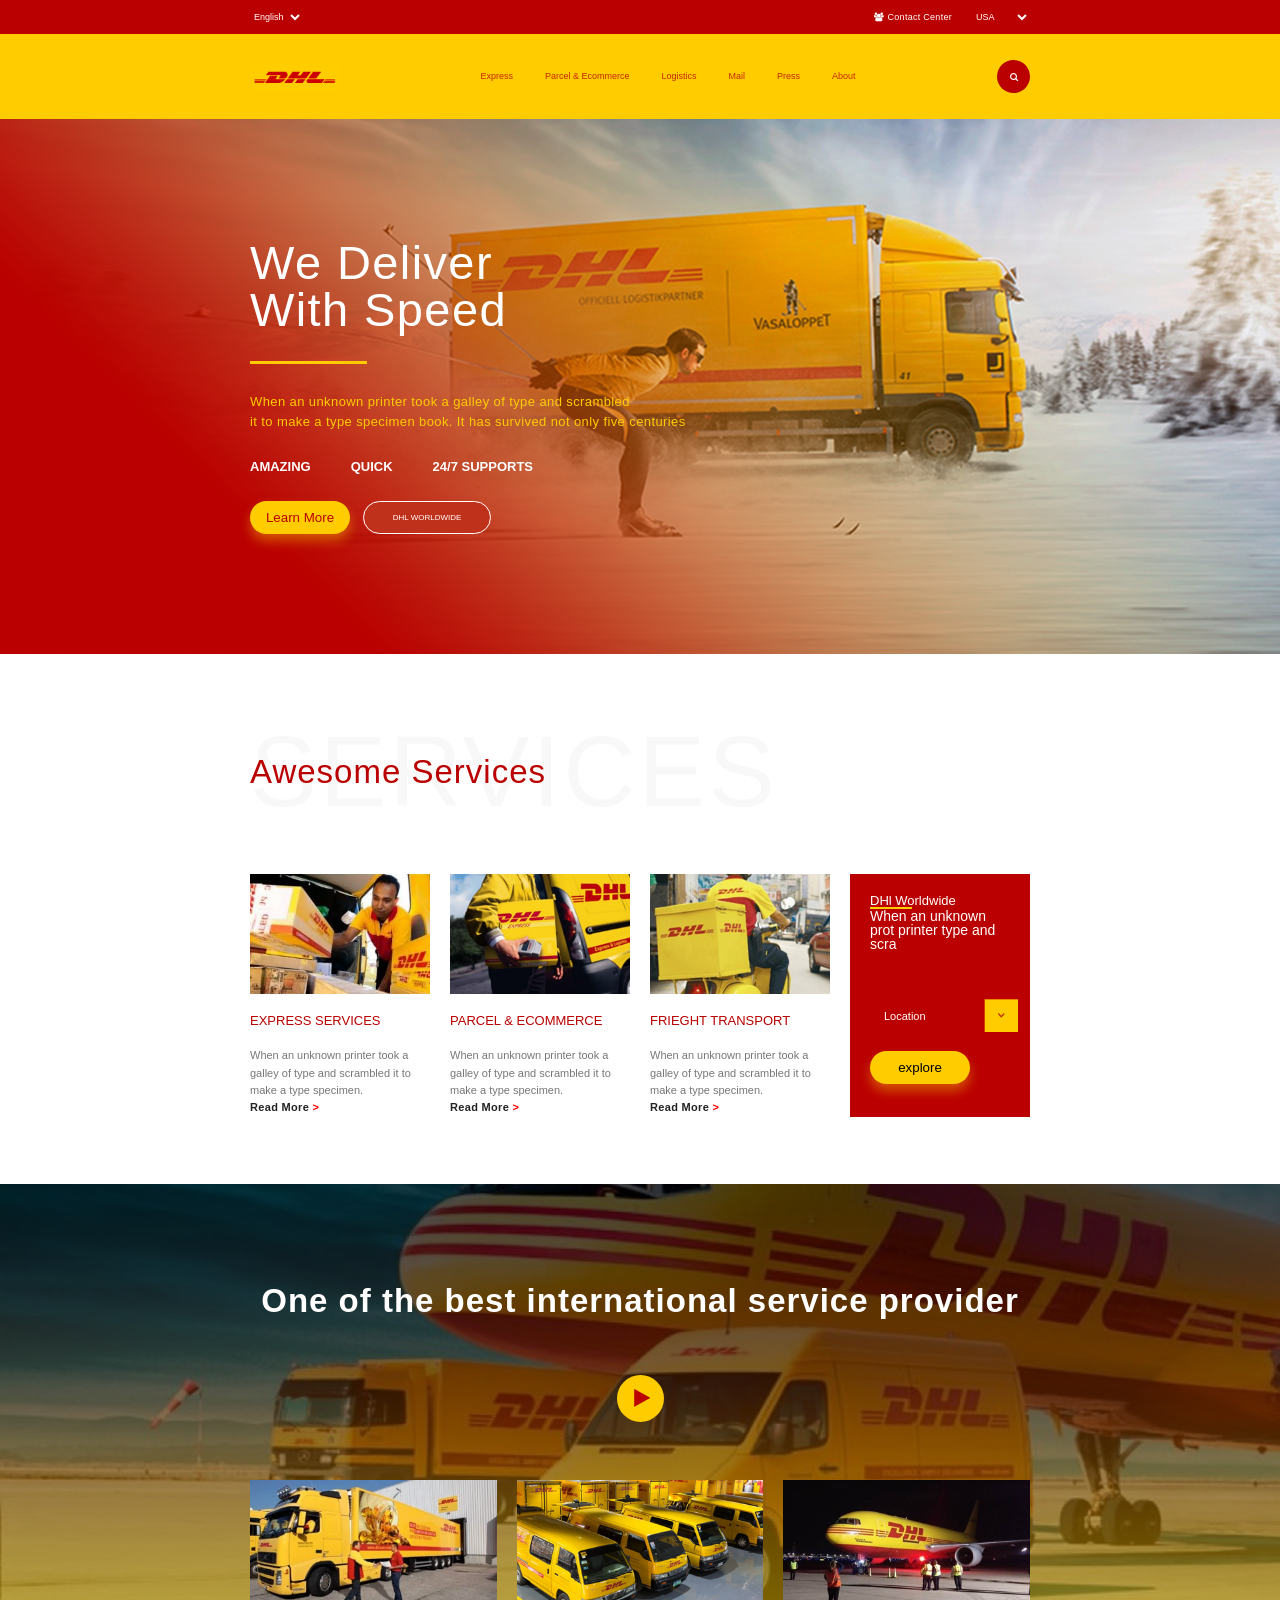
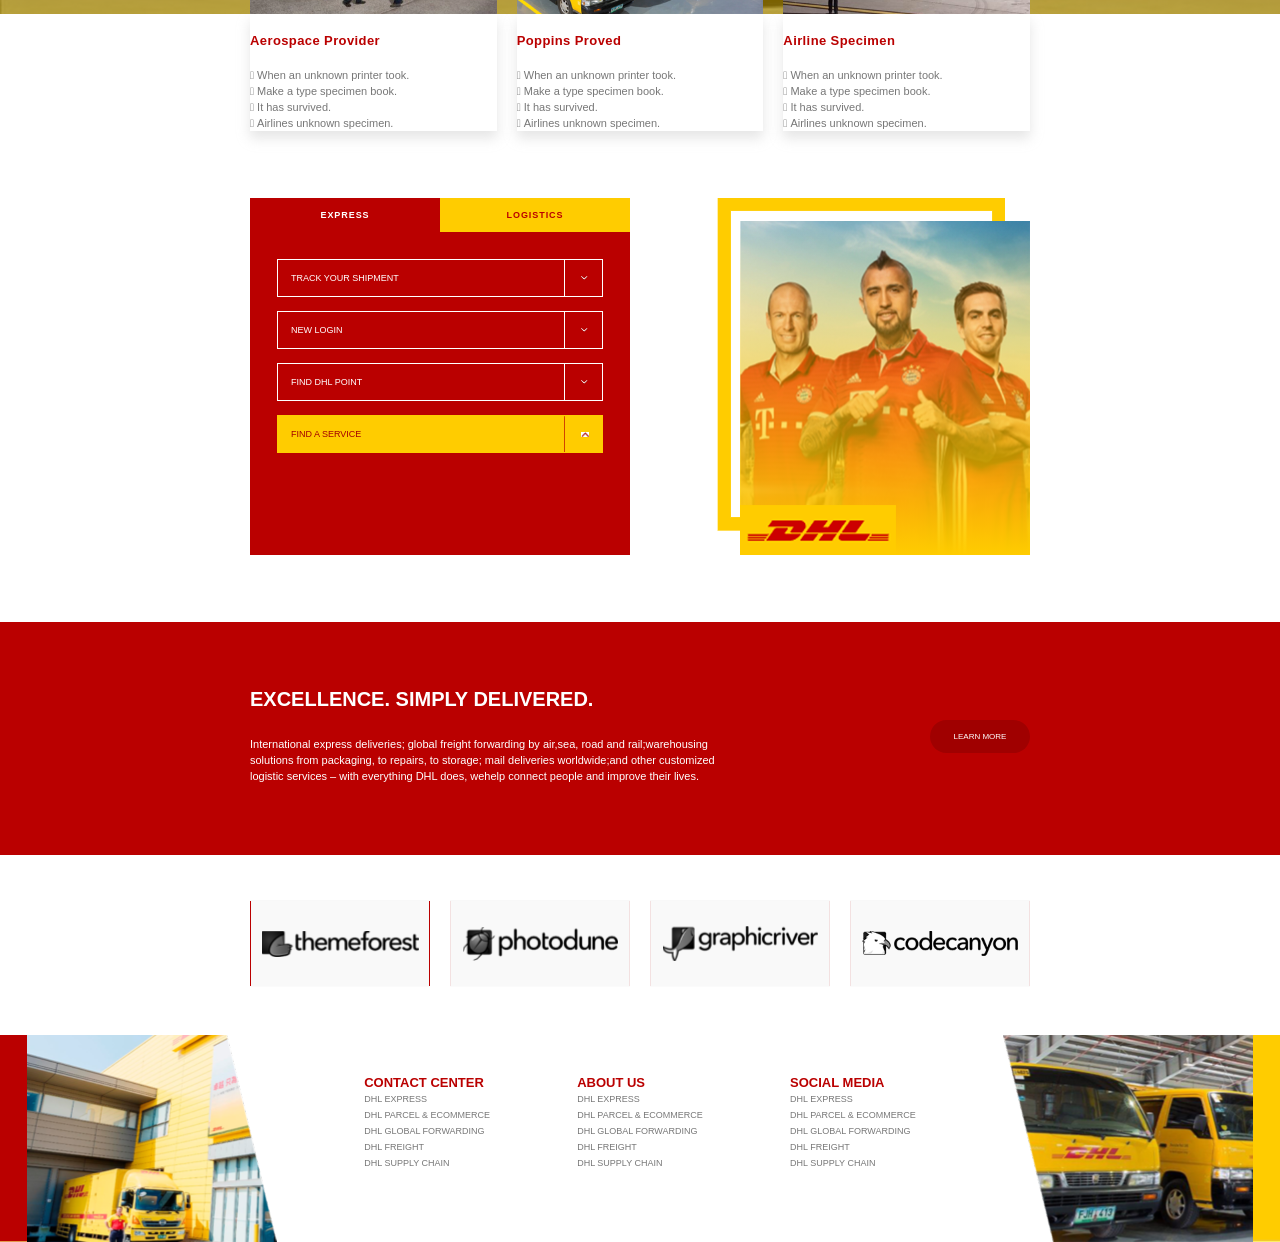
<file: index.html>
<!DOCTYPE html>
<html>
<head>
	<title>delivery</title>
	<link rel="stylesheet" type="text/css" href="style/style.css">
	<link rel="stylesheet" type="text/css" href="style/font-awesome.css">
	<meta charset="utf-8">
	<meta name="viewport" content="width=device-width, initial-scale=1.0, maximum-scale=1.0 , user-scalable=no">
</head>
<body>
<div class="wraper">
	<div class="content">
		<div class="header-menu main-flex">
			<div class="container">
				<div class="header-menu-row">
					<div class="header-menu-select_items languege"	>
						<select name="languege">
							<option selected="">English</option>
							<option>Russian</option>
							<option>Ukraine</option>
						</select>
					</div>
					<div class="contact-center"><p><i class="fa fa-users" aria-hidden="true"></i>Contact Center</p></div>
					<div class="header-menu-select_items country">
						<select>
							<option selected="">USA</option>
							<option>Ukraine</option>
							<option>Germany</option>
						</select>
					</div>
				</div>	
			</div>
		</div>
		<div class="main-menu main-flex">
			<div class="container">
				<div class="main-menu-row">
					<div class="main-menu-logo"><img src="img/navbar/dhl_logo.gif.png"></div>
					<div class="main-menu-item media"><p>Express</p></div>
					<div class="main-menu-item media"><p>Parcel & Ecommerce</p></div>
					<div class="main-menu-item media"><p>Logistics</p></div>
					<div class="main-menu-item media"><p>Mail</p></div>
					<div class="main-menu-item media"><p>Press </p></div>
					<div class="main-menu-item media"><p>About</p></div>
					<div class="main-menu-search">
						<div class="main-menu-search-backround"><p><i class="fa fa-search" aria-hidden="true"></i></p></div></div>
				</div>
			</div>
		</div>
		<div class="slider main-flex" >
			<div class="container">
				<div class="slider-row">
					<div class="slider-title"><h1>We Deliver<br>With Speed</h1></div>
					<div class="slide-titleribbob"></div>
					<div class="slider-text"><p>When an unknown printer took a galley of type and scrambled <br>it to make a type specimen book. It has survived not only five centuries</p></div>
					<div class="slider-advantages">
						<div><p>Amazing </p></div>
						<div><p>Quick</p></div>
						<div><p>24/7 Supports</p></div>
					</div>
					<div class=" slider-battons">
						<div class="slider-button-first"><button>learn more</button></div>
						<div class="slider-button-second"><button>dhl worldwide</button></div>
					</div>
				</div>
			</div>
		</div>
		<div class="services main-flex">
			<div class="container">
				<div class="services-column">
					<div class="services-title">
						<div><p>Services</p></div>
						<div><p>Awesome Services</p></div>
					</div>
					<div class="services-content">
						<div class="services-content-row">
							<div class="services-content-item">
								<div class="services-content-column">
									<div class="services-content-img"><img src="img/service/Layer_2@1.5x.png"></div>
									<div class="services-content-title"><h5>Express Services</h5></div>
									<div class="services-content-body"><p>When an unknown printer took a galley of type and scrambled it to make a type specimen.</p></div>
									<div class="services-content-readmore">Read More <span style="color: red;">&gt</span></div>
								</div>
							</div>
							<div class="services-content-item">
								<div class="services-content-column">
									<div class="services-content-img"><img src="img/service/Layer_4@1.5x.png"></div>
									<div class="services-content-title"><h5>parcel & ecommerce</h5></div>
									<div class="services-content-body"><p>When an unknown printer took a galley of type and scrambled it to make a type specimen.</p></div>
									<div class="services-content-readmore">Read More <span style="color: red;">&gt</span></div>
								</div>
							</div>
							<div class="services-content-item">
								<div class="services-content-column">
									<div class="services-content-img"><img src="img/service/Layer_5@1.5x.png"></div>
									<div class="services-content-title"><h5>frieght transport</h5></div>
									<div class="services-content-body"><p>When an unknown printer took a galley of type and scrambled it to make a type specimen.</p></div>
									<div class="services-content-readmore">Read More <span style="color: red;">&gt</span></div>
								</div>
							</div>
							<div class="services-content-form">
								<div class="form-container">
									<div class="form-column">
										<div class="form-title"><h5>DHl Worldwide</h5></div>
										<div class="form-underline"></div>
										<div class="form-body"><p>When an unknown 	prot printer type and scra</p></div>
										<div class="form-form">
											<form>
												<div><select name="location">
													<option >Location</option>
													<option>ukraine</option>
												</select></div>
												<div><button type="submit">explore</button></div>
											</form>
										</div>
									</div>
								</div>	
							</div>
						</div>
					</div>
				</div>
				
			</div>
		</div>
		<div class="about main-flex">
			<div class="container-about">
				<div class="about-column">
					<div class="about-column-item">
						<div><h2>One of the best international service provider</h2></div>
					</div>
					<div class="about-column-item"><div></div></div>
					<div class="about-column-item">
						<div class="about-container-picter">
							<div class="container">
								<div class="about-picture-row">
									<div class="about-picture-items">
										<div class="item-img">
											<img src="img/about/Layer_7@1.5x.png">
										</div>
									</div>
									<div class="about-picture-items">
										<div class="item-img">
											<img src="img/about/Layer_9@1.5x.png">
										</div>
									</div>
									<div class="about-picture-items">
										<div class="item-img">
											<img src="img/about/Layer_8@1.5x.png">
										</div>
									</div>
								</div>
							</div>
						</div>
					</div>
				</div>
			</div>
		</div>
		<div class="logistic main-flex">
			<div class="container">
				<div class="logistic-column">
					<div class="logistic-text">
						<div class="logistic-text-row">
							<div class="logistic-text-item">
								<div class="logistic-text-title">
									<p>Aerospace Provider</p>
								</div>
								<div class="logistic-text-text">
									<p>  When an unknown printer took.</p>
									<p>  Make a type specimen book.</p>
									<p>  It has survived.</p>
									<p>  Airlines unknown specimen.</p>
								</div>
							</div>
							<div class="logistic-text-item">
								<div class="logistic-text-title">
									<p>Poppins Proved</p>
								</div>
								<div class="logistic-text-text">
									<p>  When an unknown printer took.</p>
									<p>  Make a type specimen book.</p>
									<p>  It has survived.</p>
									<p>  Airlines unknown specimen.</p>
								</div>
							</div>
							<div class="logistic-text-item">
								<div class="logistic-text-title">
									<p>Airline Specimen</p>
								</div>
								<div class="logistic-text-text">
									<p>  When an unknown printer took.</p>
									<p>  Make a type specimen book.</p>
									<p>  It has survived.</p>
									<p>  Airlines unknown specimen.</p>
								</div>
							</div>
						</div>
					</div>
					<div class="logistic-form">
						<div class="container">
						<div class="logistic-form-row">
							<div class="logistic-form-item">
								<div class="logistic-form-container">
									<div class="form-item">
										<div class="form-item-titles">
											<div class="form-title-container">
												<div class="form-item-titles-row">
													<div class="form-item-titles"><p>express</p></div>
													<div class="form-item-titles"><p>logistics</p></div>
												</div>
											</div>
										</div>
										<div class="form-select">
											<select>
												<option>Track your shipment</option>
												<option></option>
											</select>
										</div>
										<div class="form-select">
											<select>
												<option>New login</option>
												<option></option>
											</select>
										</div>
										<div class="form-select">
											<select>
												<option>Find Dhl point</option>
												<option></option>
											</select>
										</div>
										<div class="form-select find-service">
											<select>
												<option>find a service</option>
												<option></option>
											</select>
										</div>
									</div>
								</div>
							</div>
							<div class="logistic-form-item-foto">
								<div class="logistic-form-container">
									<div class="background-form-item">
										<div class="item-image"></div>
									</div>
								</div>
							</div>
						</div>
					</div>
				</div>
				</div>
			</div>
		</div>
		<div class="features">
			<div class="container">
				<div class="features-row">
					<div class="features-row-item feture-first">
						<div class="inside-container">
							<div class="features-colunm-item ">
								<div class="column-item-text fetures-title"><p>Excellence. Simply delivered.</p></div>
								<div class="column-item-text fetures-text"><p>International express deliveries; global freight forwarding by air,sea, road and rail;warehousing solutions from packaging, to repairs, to storage; mail deliveries worldwide;and other customized logistic services – with everything DHL does, wehelp connect people and improve their lives.</p>
								</div>
							</div>
						</div>
					</div>
					<div class="features-row-item feture-second">
						<div><button>learn more</button></div>
					</div>
				</div>
			</div>
		</div>
		<DIV class="client">
			<div class="container">
				<div class="client-row">
					<div class="client-item">
						<img src="img/client/1.png">
					</div>
					<div class="client-item">
						<img src="img/client/2.png">
					</div>
					<div class="client-item">
						<img src="img/client/3.png">
					</div>
					<div class="client-item">
						<img src="img/client/4.png">
					</div>
				</div>
			</div>
		</DIV>
		<div class="footer">
			<div class="container-footer">
				<div class="footer-row">
					<div class="footer-row-item footer-img">
						<div><img src="img/footer/Layer_10.png"></div>
					</div>
					<div class="footer-row-item-text">
						<div class="footer-column">
							<div class="footer-column-item-title"><p>Contact Center</p></div>
							<div class="footer-column-item-text">
								<p> DHL Express</p>
								<p> DHL Parcel & eCommerce</p>
								<p> DHL Global Forwarding</p>
								<p> DHL Freight</p>
								<p> DHL Supply Chain</p>
							</div>
						</div>
					</div>
					<div class="footer-row-item-text">
						<div class="footer-column">
							<div class="footer-column-item-title"><p>About Us</p></div>
							<div class="footer-column-item-text">
								<p>DHL Express</p>
								<p> DHL Parcel & eCommerce</p>
								<p> DHL Global Forwarding</p>
								<p> DHL Freight</p>
								<p> DHL Supply Chain</p>
							</div>
						</div>
					</div>
					<div class="footer-row-item-text">
						<div class="footer-column">
							<div class="footer-column-item-title"><p>Social Media</p></div>
							<div class="footer-column-item-text">
								<p> DHL Express</p>
								<p> DHL Parcel & eCommerce</p>
								<p> DHL Global Forwarding</p>
								<p> DHL Freight</p>
								<p> DHL Supply Chain</p>
							</div>
						</div>
					</div>
					<div class="footer-row-item footer-img">
						<div><img src="img/footer/Layer_11.png"></div>
					</div>
				</div>
			</div>
		</div>
	</div>
</div>

</body>
</html>
</file>
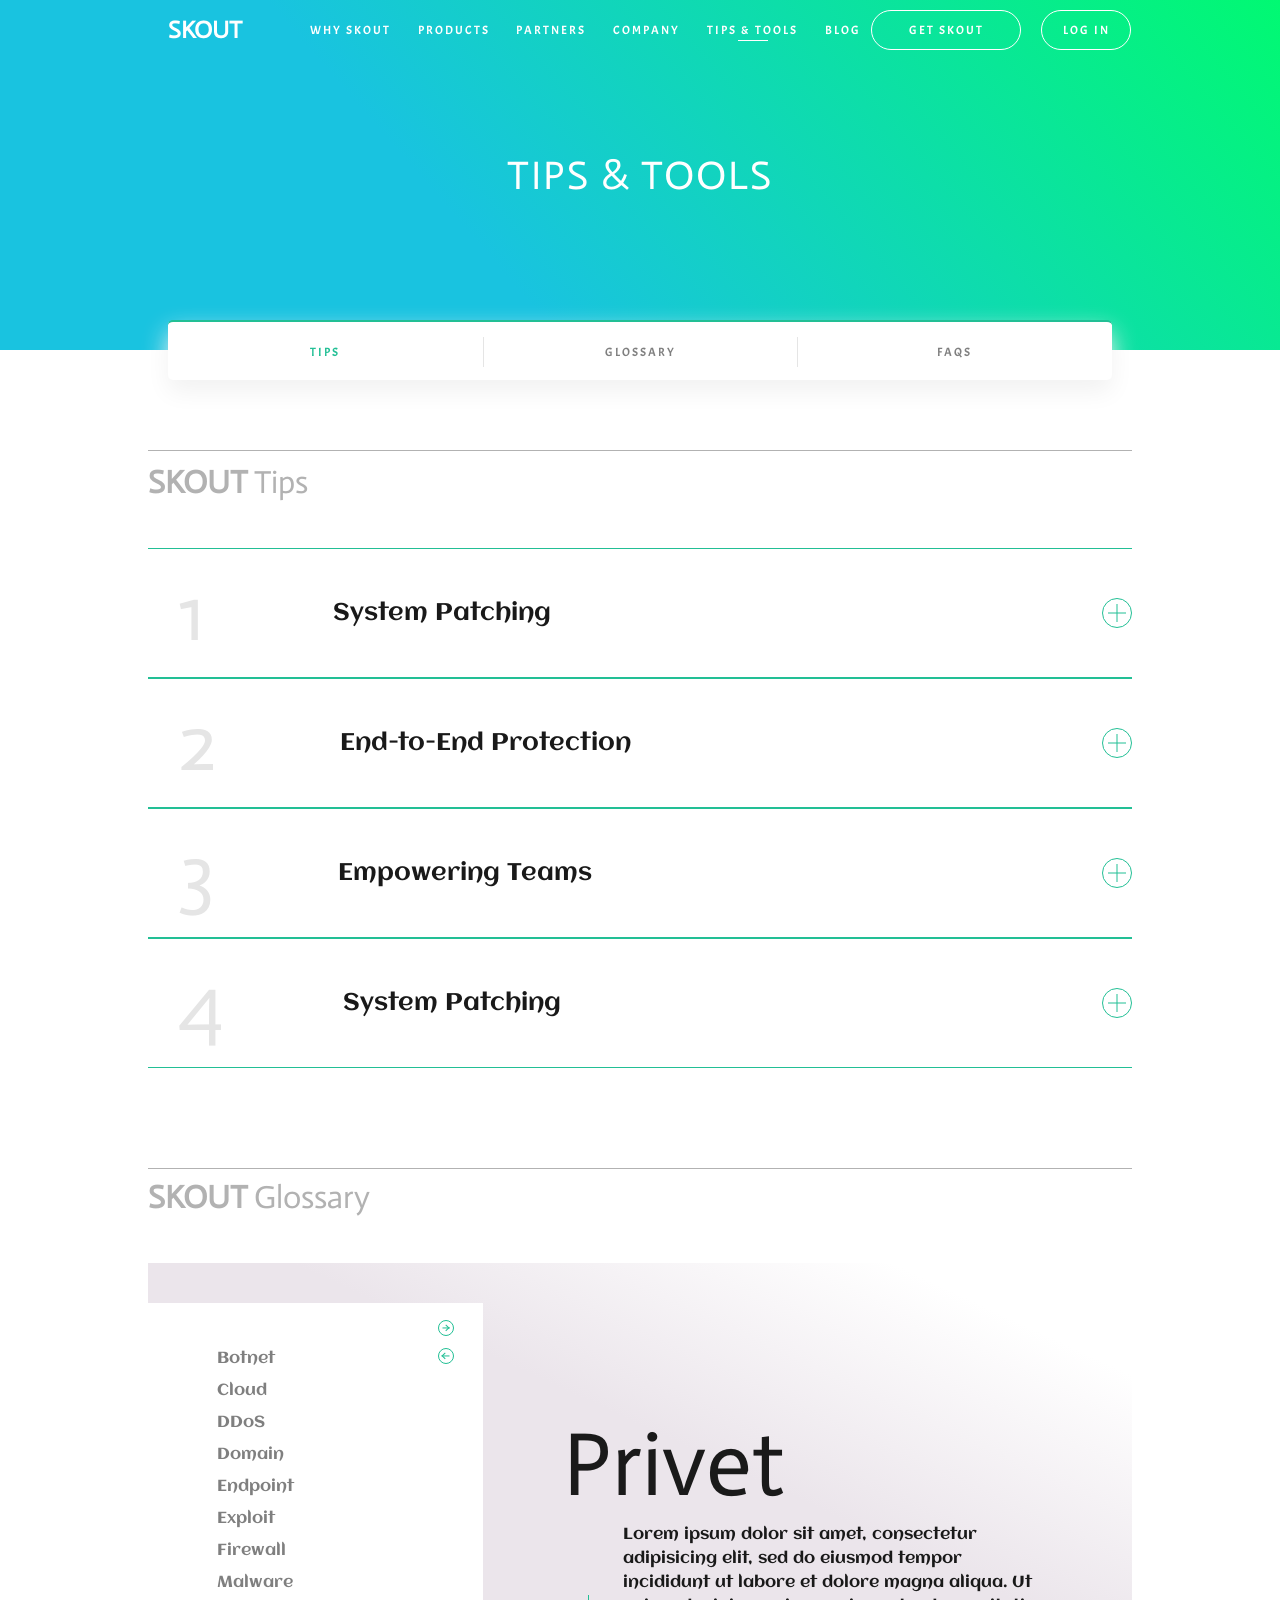
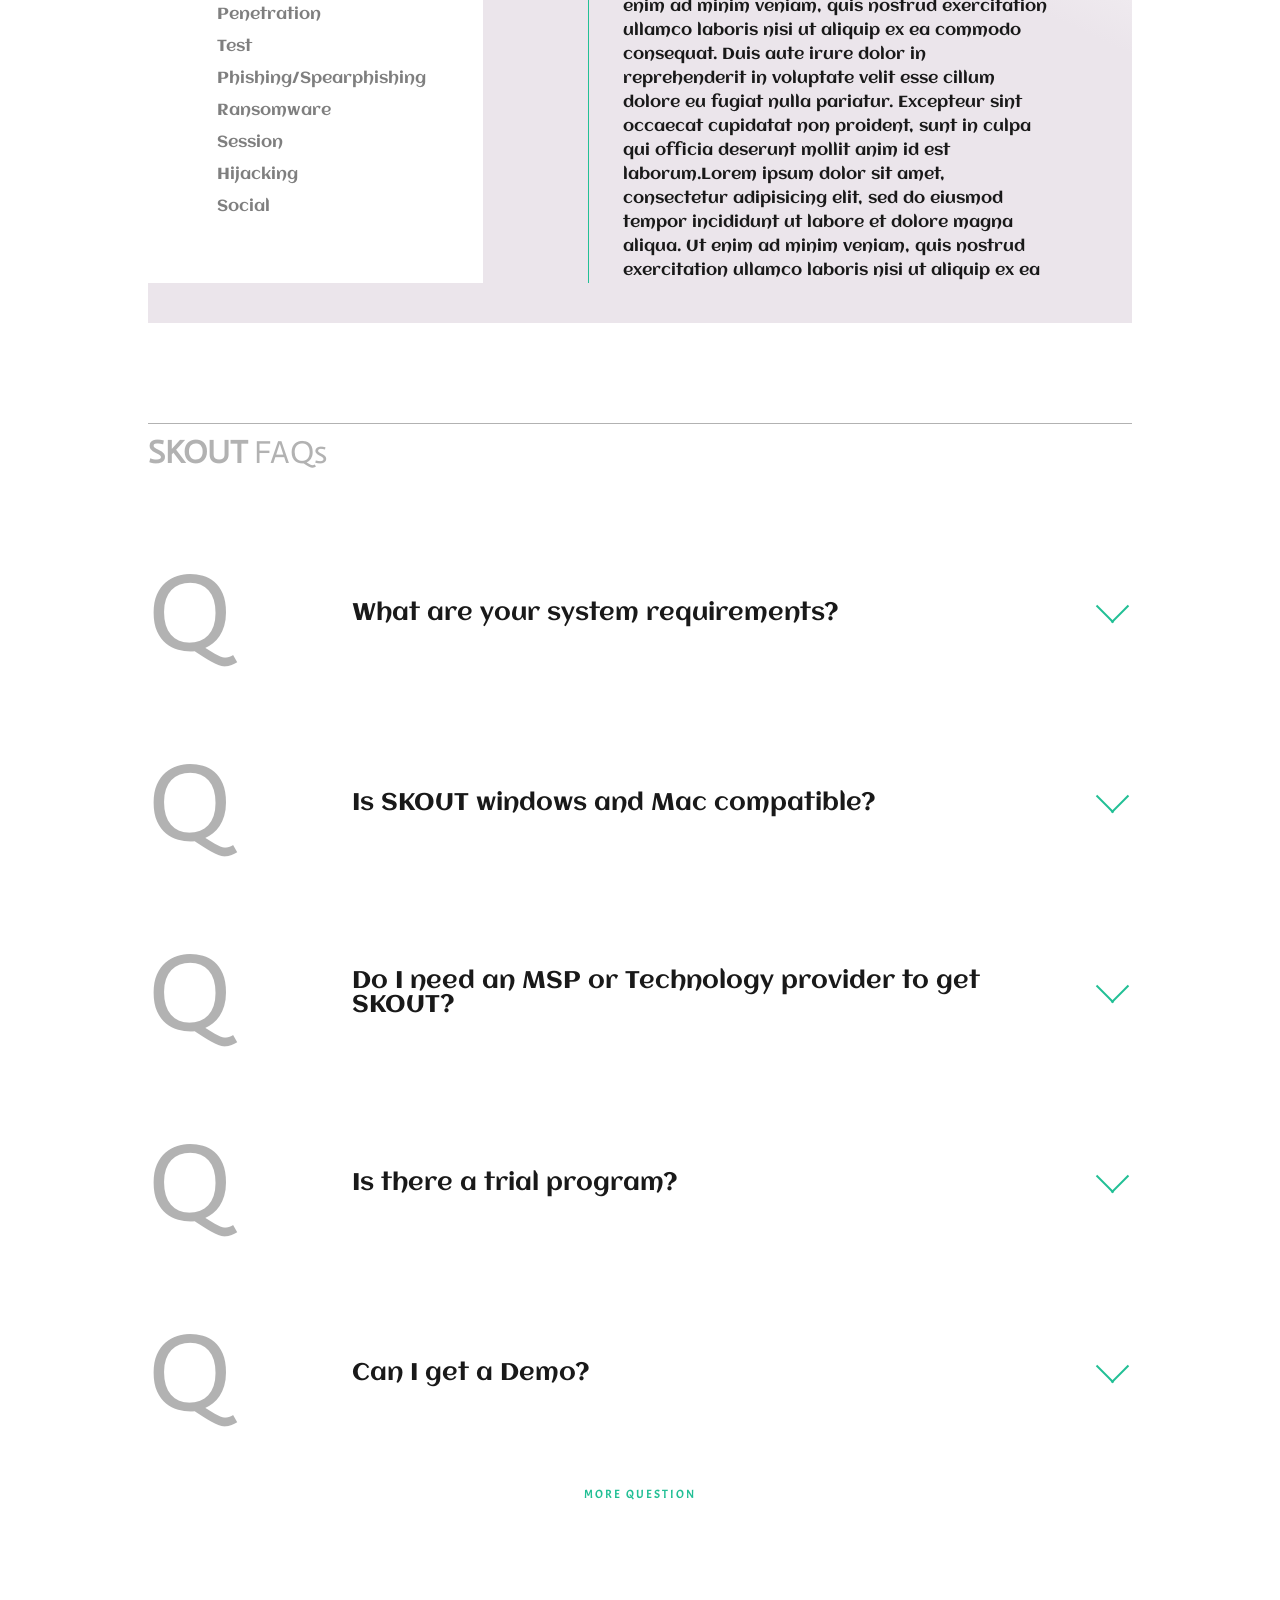
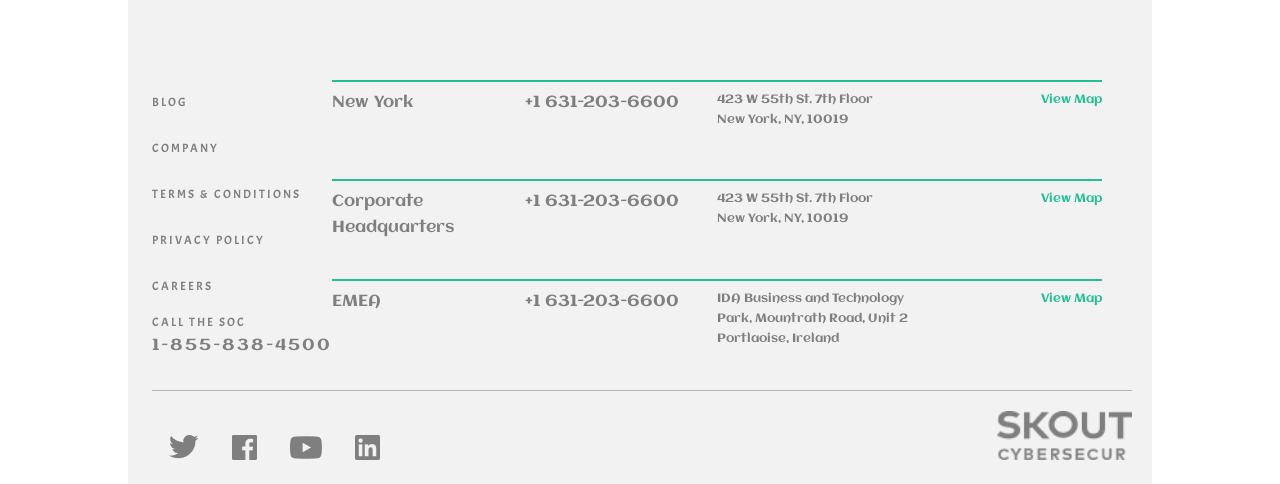
<file: 1st-Project/index.html>
<!DOCTYPE html>
<html>
<head>
	<title>SCOUT</title>
	<meta charset="utf-8">
	<link rel="stylesheet" type="text/css" href="style/style.css">
	<meta name="viewport" content="width=device-width, user-scalable=no" >
	<script type="text/javascript" src="js/script.js" defer></script>
</head>
<body>
	<div class="wrapper">
		<div class="content">
			<div class="header">
				<div class="container header-container">
					<div class="header-body">
							<div class="header-logo">
								<p>skout</p>
							</div>
							<div class="burger">
								<span></span>
							</div>
							<nav class="header-menu ">
								<ul>
									<li class="menu-item">Why Skout</li>
									<li class="menu-item">Products</li>
									<li class="menu-item">Partners</li>
									<li class="menu-item">Company</li>
									<li class="menu-item active">Tips & Tools</li>
									<li class="menu-item">Blog</li>
								</ul>
								<div class="header-buttons">
								<button>Get Skout</button>
								<button>Log In</button>
								</div>
							</nav>	
					</div>
				</div>
			</div>
			<div class="title"><h1>tips & Tools</h1></div>
			<div class="sub-menu">
				<div class="container sub-menu-container">
					<ul class="sub-menu-row">
						<li class="sub-menu-item active"><a href="#tips"><p>Tips</p></a></li>
						<li class="sub-menu-item"><a href="#glossary"><p>Glossary</p></a></li>
						<li class="sub-menu-item"><a href="#FAQs"><p>FAQs</p></a></li>
					</ul>
				</div>
			</div>
			<div class="tips" id="tips">
				<div class="container tips-container">
					<h3><span>skout </span>Tips</h3>
					<div class="accordion">
						<div class="accordion-summary">
							<p class="accordion-number">1</p>
							<p class="accordion-title">System Patching</p>
							<span class="accordion-marker"></span>
						</div>
						<div class="accordion-content">
							<div class="accordion-img-container">
								<img src="img/zaglushka.jpg">
							</div>
							<div class="text-content">
								<p>51% of breaches involved malware, we cover your bases. Malware is classified as software that is designed with the intention of causing damage to your devices, whether those be phones, servers, laptops, or any other kind of device in the IoT. </p>
								<p>Malware often takes the form of code, innocuous content, scripts or software. With SKOUT’s End-to-End Protection you can rest assured that all vulnerable points within your system are accounted for and safeguarded so that you don’t fall victim to malware of any kind.</p>
								<div class="accordion-footer">
									<div class="inform-icon">
										<p>i</p>
									</div>
									<div class="accordion-footer-text"><p>Based on the 2018 Verizon Data Breach Report</p></div>
								</div>
							</div>
						</div>
					</div>
					<div class="accordion">
						<div class="accordion-summary">
							<p class="accordion-number">2</p>
							<p class="accordion-title">End-to-End Protection</p>
							<span class="accordion-marker"></span>
						</div>
						<div class="accordion-content">
							<div class="accordion-img-container">
								<img src="img/zaglushka.jpg">
							</div>
							<div class="text-content">
								<p>Lorem ipsum dolor sit amet, consectetur adipisicing elit, sed do eiusmod
								tempor incididunt ut labore et dolore magna aliqua. Ut enim ad minim veniam,
								quis nostrud exercitation ullamco laboris nisi ut aliquip ex ea commodo
								consequat. Duis aute irure dolor in reprehenderit in voluptate velit esse
								cillum dolore eu fugiat nulla pariatur. Excepteur sint occaecat cupidatat non
								proident, sunt in culpa qui officia deserunt mollit anim id est laborum.</p>
								<p>Lorem ipsum dolor sit amet, consectetur adipisicing elit, sed do eiusmod
								tempor incididunt ut labore et dolore magna aliqua. Ut enim ad minim veniam,
								quis nostrud exercitation ullamco laboris nisi ut aliquip ex ea commodo
								consequat. Duis aute irure dolor in reprehenderit in voluptate velit esse
								cillum dolore eu fugiat nulla pariatur. Excepteur sint occaecat cupidatat non
								proident, sunt in culpa qui officia deserunt mollit anim id est laborum.</p>
								<div class="accordion-footer">
								<div class="inform-icon">
									<p>i</p>
								</div>
								<div class="accordion-footer-text"><p>Based on the 2018 Verizon Data Breach Report</p></div>
								</div>
							</div>
						</div>
					</div>
					<div class="accordion">
						<div class="accordion-summary">
							<p class="accordion-number">3</p>
							<p class="accordion-title">Empowering Teams</p>
							<span class="accordion-marker"></span>
						</div>
						<div class="accordion-content">
							<div class="accordion-img-container">
								<img src="img/zaglushka.jpg">
							</div>
							<div class="text-content">
								<p>With 43% of breaches involving social attacks, cyber security is a team sport. We get your employees up to speed.</p>
								<p>Our maturity model makes sure that every team is able to set security benchmarks and reach those benchmarks as certain cybersecurity requirements are met. Requirements could range from individuals setting up approved firewalls to everyone within a team taking on a complex password system. Small changes often make all the difference when trying to avoid a cybersecurity crisis and will allow you to find trouble before trouble finds you.</p>
								<div class="accordion-footer">
								<div class="inform-icon">
									<p>i</p>
								</div>
								<div class="accordion-footer-text"><p>Based on the 2018 Verizon Data Breach Report</p></div>
								</div>
							</div>
						</div>
					</div>
					<div class="accordion">
						<div class="accordion-summary">
							<p class="accordion-number">4</p>
							<p class="accordion-title">System Patching</p>
							<span class="accordion-marker"></span>
						</div>
						<div class="accordion-content">
							<div class="accordion-img-container">
								<img src="img/zaglushka.jpg">
							</div>
							<div class="text-content">
								<p>81% of attacks involve stolen or weak credentials. The easiest way to protect yourself from having your credentials stolen is to make sure that they are not easy to replicate. This means including multiple characters and figures in your passwords, and not reusing the same passwords for multiple accounts. Also, it’s key to never store your passwords in one central location. Committing passwords to memory is often the best way to make sure that intruders don’t figure them out. All of these tips represent easy steps that you can take towards making your credentials stronger.</p>
								<div class="accordion-footer">
								<div class="inform-icon">
									<p>i</p>
								</div>
								<div class="accordion-footer-text"><p>Based on the 2018 Verizon Data Breach Report</p></div>
								</div>
							</div>
						</div>
					</div>
				</div>
			</div>
			<div class="glossary" id="glossary">
				<div class="container container-glossary">
					<h3><span>skout </span>Glossary</h3>
					<div class="glossary-body">
						<ul class="glossary-list" id="glossary-list">
							<!--<li class="active">IP Address</li>
							<li>Malware</li>
							<li>Penetration Test</li>
							<li>Phishing/Spearphishi</li>
							<li>Ransomware</li>-->
						</ul>
						<div class="nazad" id="nazad"><span></span></div>
						<div class="vpered" id="vpered"><span></span></div>
						<div class="glossary-explonation">
							<h2 class="definition-title">Privet</h2>
							<p class="title-explonation">Lorem ipsum dolor sit amet, consectetur adipisicing elit, sed do eiusmod
							tempor incididunt ut labore et dolore magna aliqua. Ut enim ad minim veniam,
							quis nostrud exercitation ullamco laboris nisi ut aliquip ex ea commodo
							consequat. Duis aute irure dolor in reprehenderit in voluptate velit esse
							cillum dolore eu fugiat nulla pariatur. Excepteur sint occaecat cupidatat non
							proident, sunt in culpa qui officia deserunt mollit anim id est laborum.Lorem ipsum dolor sit amet, consectetur adipisicing elit, sed do eiusmod
							tempor incididunt ut labore et dolore magna aliqua. Ut enim ad minim veniam,
							quis nostrud exercitation ullamco laboris nisi ut aliquip ex ea commodo
							consequat. Duis aute irure dolor in reprehenderit in voluptate velit esse
							cillum dolore eu fugiat nulla pariatur. Excepteur sint occaecat cupidatat non
							proident, sunt in culpa qui officia deserunt mollit anim id est laborum.</p>
						</div>
					</div>
				</div>
			</div>
			<div class="faqs" id="FAQs">
				<div class="container container-faqs">
					<h3><span>skout </span>FAQs</h3>
					<div class="faqs-accordion">
						<div class="faqs-question">
							<p>Q</p>
							<p>What are your system requirements?</p>
							<div class="faqs-marker"></div>
						</div>
						<div class="faqs-unswer">
							<p>A</p>
							<p>SKOUT will work on Windows, Mac, and Linux environments.</p>
						</div>
					</div>
					<div class="faqs-accordion">
						<div class="faqs-question">
							<p>Q</p>
							<p>Is SKOUT windows and Mac compatible?</p>
							<div class="faqs-marker"></div>
						</div>
						<div class="faqs-unswer">
							<p>A</p>
							<p>SKOUT will work on Windows, Mac, and Linux environments.</p>
						</div>
					</div>
					<div class="faqs-accordion">
						<div class="faqs-question">
							<p>Q</p>
							<p>Do I need an MSP or Technology provider to get SKOUT?</p>
							<div class="faqs-marker"></div>
						</div>
						<div class="faqs-unswer">
							<p>A</p>
							<p>SKOUT will work on Windows, Mac, and Linux environments.</p>
						</div>
					</div>
					<div class="faqs-accordion">
						<div class="faqs-question">
							<p>Q</p>
							<p>Is there a trial program?</p>
							<div class="faqs-marker"></div>
						</div>
						<div class="faqs-unswer">
							<p>A</p>
							<p>SKOUT will work on Windows, Mac, and Linux environments.</p>
						</div>
					</div>
					<div class="faqs-accordion">
						<div class="faqs-question">
							<p>Q</p>
							<p>Can I get a Demo?</p>
							<div class="faqs-marker"></div>
						</div>
						<div class="faqs-unswer">
							<p>A</p>
							<p>SKOUT will work on Windows, Mac, and Linux environments.</p>
						</div>
					</div>
					<div class="more-question">More question</div>
				</div>
			</div>
			<footer class="footer">
				<div class="container footer-container">
					<div class="footer-body">
						<div class="footer-nav">
							<ul>
								<li class="footer-nav-item">
									<a href="#">Blog</a>
								</li>
								<li class="footer-nav-item">
									<a href="#">Company</a>
								</li>
								<li class="footer-nav-item">
									<a href="#">Terms & Conditions</a>
								</li>
								<li class="footer-nav-item">
									<a href="#">Privacy Policy</a>
								</li>
								<li class="footer-nav-item">
									<a href="#">Careers</a>
								</li>
								<li class="footer-nav-item">Call the SOC<br><span>1-855-838-4500</span></li>
							</ul>
						</div>
						<div class="footer-contacts-row">
						<div class="footer-contacts">
							<p class="footer-contacts-row-item">New York</p>
							<p class="footer-contacts-row-item">+1 631-203-6600</p>
							<p class="footer-contacts-row-item">423 W 55th St. 7th Floor<br> New York, NY, 10019</p>
							<div class="footer-contacts-row-item">View Map</div>
						</div>
						<div class="footer-contacts">
							<p class="footer-contacts-row-item">Corporate Headquarters</p>
							<p class="footer-contacts-row-item">+1 631-203-6600</p>
							<p class="footer-contacts-row-item">423 W 55th St. 7th Floor<br> New York, NY, 10019</p>
							<div class="footer-contacts-row-item">View Map</div>
						</div>
						<div class="footer-contacts">
							<p class="footer-contacts-row-item">EMEA</p>
							<p class="footer-contacts-row-item">+1 631-203-6600</p>
							<p class="footer-contacts-row-item">IDA Business and Technology Park, Mountrath Road, Unit 2 Portlaoise, Ireland</p>
							<div class="footer-contacts-row-item">View Map</div>
						</div>
						</div>
					</div>
					<div class="social-media">
						<div class="lincs-row">
							<div class="lincs-item">
								<img src="img/twitter.png" alt="twitter link">
							</div>
							<div class="lincs-item">
								<img src=" img/facebook.png" alt="facebook link">
							</div>
							<div class="lincs-item">
								<img src=" img/yuotube.png" alt="youtube link">
							</div>
							<div class="lincs-item">
								<img src=" img/linkedin.png" alt="linkedin link">
							</div>
						</div>
						<div class="footer-logo">
							<img src=" img/logo.png" alt="logo">
						</div>
					</div> 
				</div>
			</footer>
		</div>
	</div>
</body>
</html>
</file>
<file: style/style.css>
/*Обнуление*/
*{
	padding: 0;
	margin: 0;
	border: 0;
}
*,*:before,*:after{
	-moz-box-sizing: border-box;
	-webkit-box-sizing: border-box;
	box-sizing: border-box;
}
:focus,:active{outline: none;}
a:focus,a:active{outline: none;}

nav,footer,header,aside{display: block;}

html,body{
	height: 100%;
	width: 100%;
	font-size: 100%;
	line-height: 1;
	font-size: 14px;
	-ms-text-size-adjust: 100%;
	-moz-text-size-adjust: 100%;
	-webkit-text-size-adjust: 100%;
}
input,button,textarea{font-family:inherit;}

input::-ms-clear{display: none;}
button{cursor: pointer;}
button::-moz-focus-inner {padding:0;border:0;}
a, a:visited{text-decoration: none;}
a:hover{text-decoration: none;}
ul li{list-style: none;}
img{vertical-align: top;}

h1,h2,h3,h4,h5,h6{font-size:inherit;font-weight: 400;}
/*--------------------*/
@import url('https://fonts.googleapis.com/css2?family=Poppins:wght@400;500;600;700;800;900&display=swap');
body{
	font-family: 'Poppins', sans-serif; 
}
.wraper {}

.content{
	display: flex;
	flex-direction: column;
	justify-content: space-between;
	
}

.container{
	max-width: 780px;
	margin: 0 auto;	
}
.header-menu{
	background-color: #ba0000;
	padding: 11px 0;
}

.header-menu-row {
	display: flex;
	justify-content: space-between;
	align-items: center;
	color: white;

}
.header-menu-select_items  {
	font-size: 9px;
}
.header-menu-select_items select{
	font-size: 9px;
	background:  #ba0000;
	color: white;
}
.languege {
	flex:1 1 auto;
}
.country {
	display: flex;
	align-items: center;

}
.contact-center {
	font-size: 9px;
	letter-spacing: 0.28px;
	margin-right: 20px;
}
.fa {}
.fa-users {
	margin: 0 3px;
}
.main-menu{
	background-color: #ffcc00;
	padding: 26px 0;
}
.main-menu-row {
	display: flex;
	justify-content: space-between;
	align-items: center;
	flex-wrap: wrap;
}
.main-menu-logo {
	flex:1 1 auto;
}
.main-menu-item {
	font-size: 9px;
	color: #c72700;
	margin: 0 16px;
}
.main-menu-search {
	flex:1 1 auto;
	position: relative;
	font-size: 9px;
	color: white;
	display: flex;
	justify-content: flex-end;
	align-items: center;
	
}
.main-menu-search-backround{
	position: relative;
	height: 33px;
	width: 33px;
	background:#ba0000;
	border-radius: 50%;
}
.main-menu-search p{
	position: absolute;
	left: 50%;
	top: 50%;
	transform: translate(-50%,-50%);
}
.fa-search {
}

.slider {
	background-image: url("../img/slider/image@1.5x.png");
	background-size: 100% 100%;
	padding: 120px 0;


	
}
.slider-background img{
	position: absolute;
	width: 100%;
	height: 100%;
	z-index: 1;
}
.slider-row{
	position: relative;
	display: flex;
	flex-direction: column;
	justify-content: space-between;
	min-height: 295px;
}
.slider-title {
	position: relative;
	font-size: 47px;
	color: white;
	letter-spacing: 1.4px;
 }
 
  .slide-titleribbob{
 	height: 3px;
 	width: 15%;
 	background-color: #ffcc00;
 }
.slider-text {
	color: #ffcc00;
	font-size: 13px;
	line-height: 20px;
	letter-spacing: 0.4px;
	
}
.slider-advantages {
	display: flex;
	justify-content: flex-start;
	text-transform: uppercase;
	color: white;
	font-size: 13px;
	font-weight: 600; 
}
.slider-advantages div{
	padding-right: 40px;
}
.slider-battons {
	display: flex;
}
.slider-button-first button{
	height: 33px;
	width: 100px;
	background-color: #ffcc00;
	border-radius: 17px;
	color: #ba0000; 
	text-transform: capitalize;
	margin-right: 13px;
	box-shadow: 0 7px 12px rgba(255, 204, 0, 0.4);
}
.slider-button-second  button {
	height: 33px;
	width: 128px;
	border-radius: 17px;
	color: #ffffff;
	font-size: 8px;
	padding: 0	0;
	background-color: #c0311b;
	border: white 1px solid;
	text-transform: uppercase;
}
.services {
	padding:67px 0;
}
.services-column {
	display: flex;
	flex-direction: column;
}
.services-title{
	position: relative;
}
.services-title div:first-child {
	font-size: 100px;
	color: #f8f8f8;
	text-transform: uppercase;
	letter-spacing: 3px;
}
.services-title div:last-child {
	position: absolute;
	top: 50%;
	color: #ba0000;
	font-size: 33px;
	text-transform: capitalize;
	letter-spacing: 1px;
	transform: translate(0,-50%);
}
.services-content {
	margin-top: 53px;
}
.services-content-row {
	display: flex;
	justify-content:space-between;
	align-items: top;
	flex-wrap: wrap;
}
.services-content-item {
	width: 180px;
}
.services-content-column {}
.services-content-img img{
	width: 180px;
}
.services-content-title {
	line-height: 53.33px;
	color: #ba0000;
	font-size: 13px;
	text-transform: uppercase;
}
.services-content-body {
	line-height: 17.33px;
	color: #777777;
	font-size: 11px;
	
}
.services-content-readmore {
	line-height: 17.33px;
	color: #222222;
	font-size: 11px;
	font-weight: 600;
	letter-spacing: 0.32px;
}


.services-content-form {
	width: 180px;
	background-color: #ba0000;
	color: white;
}
.form-container {
	max-width: 140px;
	margin: 20px auto;
	
	
}
.form-column {
	display: flex;
	flex-direction: column;
	justify-content: space-between;
	height: 190px;

}
.form-title {
	font-size: 13px;
}
.form-underline {
	width: 30%;
	height: 2px;
	background-color:#ffcc00; 
}
.form-body {
	flex-grow: 1;
}
.form-form form{
	display: flex;
	flex-direction: column;
	height: 85px;
	justify-content: space-between;
}
.form-form button{
	width: 100px;
	height: 33px;
	border-radius: 17px;
	background-color: #ffcc00;
	box-shadow: 0 7px 12px rgba(255, 204, 0, 0.4);


}

.form-form select{
	background-color: #9d0000;
	color: white;
	width: 148px;
	height: 33px;
	padding-left: 14px;
	font-size: 11px;
	text-transform: capitalize;
	-webkit-appearance: none;
	background:url("../img/service/icon.png") no-repeat 91% 50% , url("../img/service/bg.png") no-repeat right;

}

.form-form option{
	border: 1px white solid;
	background:  #9d0000;
	color: white;
	height:20px;

}
.about {
	background:url("../img/about/image@1.5x.png");
	background-size: 100% 100%;
}
.container-about {
	max-width: 780px;
	margin: 0 auto;
	padding-top: 100px;
}
.about-column {
	display: flex;
	flex-direction: column;
	justify-content: space-between;
	align-items: center;
	min-height: 330px;
}
.about-column-item h2{
	font-size: 33px;
	color: #ffffff;
	letter-spacing: 1px;
	font-weight: 700;
	text-align: justify;
}
.about-column-item {

}
.about-column>div:nth-child(2) {
	height: 47px;
	width: 47px;
	border-radius: 50%;
	background:url("../img/about/icon@1.5x.png") no-repeat 55% 50% , #ffcc00;

}
.about-container-picter {
	max-width: 780px;
	margin: 0 auto;	
}

.about-picture-row {
	display: flex;
	justify-content: space-between;
}
.item-img{
	max-width: 247px;
}
.about-picture-items img{
	width: 100%;
}

.about-picture-items{
	flex:0 1 247px;
	margin:  0 10px;
}
.about-picture-row div:first-child{
	margin-left: 0;

}
.about-picture-row div:last-child{
	margin-right: 0;
}
.logistic {
	padding-bottom: 67px;
}
.container {}
.logistic-column {
	display: flex;
	flex-direction: column;
}
.logistic-text {
	margin-bottom: 33.5px;
}
.logistic-text-row {
	display: flex;
	justify-content: space-between;

}
.logistic-text-row div:first-child{
	margin-left: 0;
}
.logistic-text-row div:last-child{
	margin-right:  0;
}
.logistic-text-item {
	flex:0 1 247px;
	margin: 0 10px;
	box-shadow: 0 7px 12px rgba(191, 191, 191, 0.4);
}
.logistic-text-title {
	margin: 20px 20px;
	color: #ba0000;
	font-size: 13px;
	letter-spacing: 0.4px;
	text-transform: capitalize;
	font-weight: 800;

}
.logistic-text-text {
	color: #777777;
	font-size: 11px;
	line-height: 16px;
}
.logistic-form {
	margin-top: 33.5px; 
}
.logistic-form-row {
display: flex;
justify-content: space-between;

}
.logistic-form-item{
	flex:0 1 380px;
	background-color: #ba0000;
}

.logistic-form-container {
	max-width: 380px;
}
.form-item {
	display: flex;
	flex-direction: column;
		
}
.form-item-titles {
	position: relative;
	flex:0 1 50%;
	height: 34px;
	

}
.form-item-titles p{
	position: absolute;
	left: 50%;
	top:50%;
	transform: translate(-50%,-50%);

}
.form-title-container {
	

}
.form-item-titles-row {
	display: flex;
	margin-bottom: 20.5px;
}
.form-item-titles-row div:first-child{
	color: #ffffff;
	letter-spacing: 0.93px;
	font-size: 9px;
	font-weight: 600;
	text-transform: uppercase;
}
.form-item-titles-row div:last-child{
	background: #ffcc00;
	color: #ba0000;
	letter-spacing: 0.93px;
	font-size: 9px;
	font-weight: 600;
	text-transform: uppercase;
}
.form-select {
	margin: 7px 27px;
	height: 38px;
	border: 1px solid #ffffff;
	background-color: #ba0000;
}
.form-select select{
	padding: 13px;
	font-size: 9px;
	width: 100%;
	background:url("../img/express-logistic/icon.png") no-repeat 303px 50%,
	url("../img/express-logistic/line@1.5x.png") no-repeat 286px 0/1px 38px , #ba0000;
	text-transform: uppercase;
	color: #ffffff;
	-webkit-appearance: none;
	
}
.form-select  option{
	display: block;
	background: #ba0000;

}
.find-service select {
	background:url("../img/express-logistic/icon.jpg") no-repeat 303px 50%,
	url("../img/express-logistic/line.png") no-repeat 286px 0/1px 38px ,#ffcc00;
	color:#a30000;
	
}
.find-service{
	border: 1px solid #ffcc00;
}
.find-service select option{
	padding-left: 0 10px;
}
.logistic-form-item-foto {
	max-width: 313px;
	flex:0 0 50%;
}
.item-image {
	height: 357px;
	background: url("../img/express-logistic/dhl_logo@1.5x.png") 23px 100% no-repeat,
	linear-gradient(to top, #ffcc00 0%, rgba(255, 255, 255, 0) 93%) no-repeat 23px 100%,
	url("../img/express-logistic/57921d563ccc8.png") no-repeat 23px 23px,
	url("../img/express-logistic/bg.png") no-repeat 0px 0px;

}
.features {
	background: #ba0000;
	height: 233px;
}
.container {}
.features-row {
	display: flex;
	justify-content: space-between;
	padding:40px 0; 
	align-items: center;
}
.feture-first{
	margin-right: 94px;
}
.feture-second{
	margin-left: 94px;
}

.inside-container {
	display: flex;
	flex-direction: column;

}
.features-colunm-item {
	
}
.fetures-title{
	font-size: 20px;
	text-transform: uppercase;
	color: white;
	font-weight: 600;
}
.fetures-text{
	font-size: 11px;
	line-height: 16px;
	color: white;
}
.column-item-text {
	margin: 27px 0;
}
.feture-second button {
	width: 100px;
	height: 33Px;
	border-radius: 17px;
	font-size: 8px;
	color: white;
	background: #a00000;
	text-transform: uppercase;
}
.client {
	height: 180px
}
.container {}
.client-row {
	display: flex;
	justify-content: space-between;
	align-items: center;

}
.client-item {
	padding: 45px 0;
}
.footer {
	background: url("../img/footer/bg.png") no-repeat 0 0/50% 100%,
	url("../img/footer/bg.jpg") no-repeat 50% 0/100% 100%; 
}
.container-footer {
	max-width: 1226px;
	margin: 0 auto;
	background: white;
	

}
.footer-row {
	display:flex;
	justify-content: space-between;
}
.footer-row-item-text {
	margin-top: 40px;
	margin-bottom: 60px;
}
.footer-img {}
.footer-column {}
.footer-column-item-title {
	color: #ba0000;
	font-size: 13px;
	font-weight: 800;
	text-transform: uppercase;
	line-height: 16px;
}
.footer-column-item-text {
	line-height: 16px;
	font-size: 9px;
	color: #777777;
	text-transform: uppercase;
}
@media (max-width: 746px){
	.container {
	max-width:none;
	width: 100vw;
	}
	.media{
		display: none;
	}
	.slider-row{
		align-items: center;
	}
	.content{
		align-items: center;
		width: 100%;
	}
}
</file>
<file: 1st-Project/style/style.css>
@charset "UTF-8";
/*Обнуление*/
* {
  padding: 0;
  margin: 0;
  border: 0;
}

*, *:before, *:after {
  -webkit-box-sizing: border-box;
  box-sizing: border-box;
}

:focus, :active {
  outline: none;
}

a:focus, a:active {
  outline: none;
}

nav, footer, header, aside {
  display: block;
}

html, body {
  height: 100%;
  width: 100%;
  font-size: 100%;
  line-height: 1;
  font-size: 14px;
  -ms-text-size-adjust: 100%;
  -moz-text-size-adjust: 100%;
  -webkit-text-size-adjust: 100%;
}

input, button, textarea {
  font-family: inherit;
}

input::-ms-clear {
  display: none;
}

button {
  cursor: pointer;
}

button::-moz-focus-inner {
  padding: 0;
  border: 0;
}

a, a:visited {
  text-decoration: none;
}

a:hover {
  text-decoration: none;
}

ul li {
  list-style: none;
}

img {
  vertical-align: top;
}

h1, h2, h3, h4, h5, h6 {
  font-size: inherit;
  font-weight: normal;
}

/*--------------------*/
.header {
  position: fixed;
  width: 100%;
  top: 0;
  left: 0;
  height: 60px;
  z-index: 50;
}
.header:before {
  content: "";
  position: absolute;
  top: 0;
  left: 0;
  width: 100%;
  height: 100%;
  z-index: 5;
}

.header.active:before, .header.active.scroll:before {
  background: linear-gradient(49deg, #19c3e0 36%, #01f972 100%, rgba(255, 255, 255, 0) 100%);
}
.header.active .header-logo p, .header.active.scroll .header-logo p {
  color: white;
}

.header.scroll:before {
  background: white;
}

.header-body {
  position: relative;
  height: 60px;
  display: -webkit-box;
  display: -ms-flexbox;
  display: flex;
  -webkit-box-pack: justify;
      -ms-flex-pack: justify;
          justify-content: space-between;
  -webkit-box-align: center;
      -ms-flex-align: center;
          align-items: center;
}

.header-logo {
  position: relative;
  z-index: 6;
}
.header-logo p {
  font-family: "Actor";
  font-size: 24px;
  text-transform: uppercase;
  font-weight: bold;
  color: white;
}

.header-logo.scroll p {
  color: grey;
}

.burger {
  position: relative;
  z-index: 6;
  height: 18px;
  width: 24px;
}
.burger:before {
  position: absolute;
  content: "";
  width: 100%;
  height: 2px;
  background: white;
  top: 0;
  left: 0;
  -webkit-transition: 0.3s;
  transition: 0.3s;
}
.burger:after {
  position: absolute;
  content: "";
  width: 100%;
  height: 2px;
  background: white;
  bottom: 0;
  left: 0;
  -webkit-transition: 0.3s;
  transition: 0.3s;
}
.burger span {
  position: absolute;
  content: "";
  width: 100%;
  height: 2px;
  background: white;
  top: 50%;
  left: 0;
  -webkit-transform: translate(0, -50%);
          transform: translate(0, -50%);
  -webkit-transition: 0.3S;
  transition: 0.3S;
}

.burger.active:before, .burger.scroll.active:before {
  -webkit-transform: rotate(45deg) translate(0, -50%);
          transform: rotate(45deg) translate(0, -50%);
  top: 50%;
  background: white;
}
.burger.active:after, .burger.scroll.active:after {
  -webkit-transform: rotate(-45deg) translate(0, 50%);
          transform: rotate(-45deg) translate(0, 50%);
  bottom: 50%;
  background: white;
}
.burger.active span, .burger.scroll.active span {
  -webkit-transform: scale(0);
          transform: scale(0);
}

.burger.scroll:before {
  background: grey;
}
.burger.scroll:after {
  background: grey;
}
.burger.scroll span {
  background: grey;
}

.header-menu {
  position: fixed;
  top: 0%;
  left: 0;
  width: 100%;
  height: 100%;
  background: white;
  padding-top: 100px;
  background: white;
  display: none;
  -webkit-box-orient: vertical;
  -webkit-box-direction: normal;
      -ms-flex-direction: column;
          flex-direction: column;
  -webkit-box-pack: justify;
      -ms-flex-pack: justify;
          justify-content: space-between;
}
.header-menu ul {
  text-align: center;
}
.header-menu ul li {
  font-family: "Acme";
  color: #22BF95;
  font-size: 12px;
  text-transform: uppercase;
  line-height: 24px;
  letter-spacing: 2px;
  margin-bottom: 16px;
}
.header-menu ul li.active {
  position: relative;
}
.header-menu ul li.active:before {
  content: "";
  position: absolute;
  top: 90%;
  left: 50%;
  -webkit-transform: translate(-50%, 0);
          transform: translate(-50%, 0);
  width: 30px;
  height: 1.5px;
  background: #22BF95;
}

.header-menu.active {
  display: -webkit-box;
  display: -ms-flexbox;
  display: flex;
  top: 0;
}

.header-buttons {
  text-align: center;
  display: -webkit-box;
  display: -ms-flexbox;
  display: flex;
  -webkit-box-orient: vertical;
  -webkit-box-direction: normal;
      -ms-flex-direction: column;
          flex-direction: column;
  -webkit-box-align: center;
      -ms-flex-align: center;
          align-items: center;
  padding-bottom: 40px;
}
.header-buttons button:first-child {
  width: 180px;
  height: 40px;
  font-family: "Acme";
  color: #22BF95;
  font-size: 12px;
  line-height: 24px;
  letter-spacing: 2px;
  text-transform: uppercase;
  border: 1.5px solid #22BF95;
  border-radius: 20px;
  background: white;
}
.header-buttons button:last-child {
  width: 90px;
  height: 40px;
  font-family: "Acme";
  color: #22BF95;
  font-size: 12px;
  line-height: 24px;
  letter-spacing: 2px;
  text-transform: uppercase;
  border: 1.5px solid #22BF95;
  border-radius: 20px;
  background: white;
  margin-top: 16px;
}

.title {
  position: relative;
  height: 210px;
  background: linear-gradient(49deg, #19c3e0 36%, #01f972 100%, rgba(255, 255, 255, 0) 100%);
}
.title h1 {
  position: absolute;
  top: 50%;
  left: 50%;
  -webkit-transform: translate(-50%, -50%);
          transform: translate(-50%, -50%);
  font-family: "Actor";
  font-size: 40px;
  letter-spacing: 2px;
  text-transform: uppercase;
  text-align: center;
  color: white;
}

.sub-menu {
  position: sticky;
  top: 70px;
  height: 40px;
  z-index: 3;
}
.sub-menu a {
  font-family: "Acme";
  color: #7F7F7F;
  font-weight: 400;
  font-size: 12px;
  line-height: 20px;
  letter-spacing: 2px;
  text-align: center;
  text-transform: uppercase;
}

.sub-menu-container {
  height: inherit;
}

.sub-menu-row {
  display: -webkit-box;
  display: -ms-flexbox;
  display: flex;
  -webkit-box-orient: horizontal;
  -webkit-box-direction: normal;
      -ms-flex-direction: row;
          flex-direction: row;
  -webkit-box-pack: center;
      -ms-flex-pack: center;
          justify-content: center;
  text-align: center;
  height: inherit;
  background: white;
  border-top: 2.5px solid #22BF95;
  border-radius: 5px;
  -webkit-box-shadow: 0px 12px 24px #F2F2F2;
          box-shadow: 0px 12px 24px #F2F2F2;
  position: relative;
  top: -10px;
}

.sub-menu-item {
  -webkit-box-flex: 0;
      -ms-flex: 0 0 33.3333%;
          flex: 0 0 33.3333%;
  position: relative;
  height: inherit;
  cursor: pointer;
}
.sub-menu-item:not(:nth-child(3)):before {
  content: "";
  position: absolute;
  top: 50%;
  left: 100%;
  width: 1px;
  height: 50%;
  background: #E5E5E5;
  -webkit-transform: translate(0, -50%);
          transform: translate(0, -50%);
}
.sub-menu-item p {
  position: absolute;
  top: 50%;
  left: 50%;
  -webkit-transform: translate(-50%, -50%);
          transform: translate(-50%, -50%);
}

.sub-menu-item.active a {
  color: #22BF95;
}

.container.tips-container {
  max-width: 335px;
  padding: 0;
  margin: 14px auto;
  border-top: 1.5px solid #B2B2B2;
  font-weight: 400;
  color: #B2B2B2;
}

h3 {
  color: #B2B2B2;
  font-family: "Actor";
  font-size: 18px;
  font-weight: lighter;
  margin-top: 10px;
  margin-bottom: 24px;
}
h3 span {
  text-transform: uppercase;
  font-weight: bold;
}

.accordion-summary {
  display: -webkit-box;
  display: -ms-flexbox;
  display: flex;
  -webkit-box-pack: justify;
      -ms-flex-pack: justify;
          justify-content: space-between;
  -webkit-box-align: center;
      -ms-flex-align: center;
          align-items: center;
  border-bottom: 1.5px solid #22BF95;
  height: 54px;
  cursor: pointer;
}
.accordion-summary:first-child {
  border-top: 1.5px solid #22BF95;
}
.accordion-summary .accordion-title {
  font-family: "Aclonica";
  font-size: 16px;
  color: #191919;
  -webkit-box-flex: 0;
      -ms-flex: 0 0 68%;
          flex: 0 0 68%;
}
.accordion-summary .accordion-number {
  font-family: "Actor";
  font-weight: 400;
  font-size: 40px;
  color: #E5E5E5;
  margin: 0 16px;
}
.accordion-summary .accordion-marker {
  display: block;
  width: 14px;
  height: 14px;
  border: 1.5px solid #22BF95;
  border-radius: 50%;
  position: relative;
}
.accordion-summary .accordion-marker:before {
  content: "";
  width: 7px;
  height: 1px;
  background: #22BF95;
  position: absolute;
  top: 50%;
  left: 50%;
  -webkit-transform: translate(-50%, -50%);
          transform: translate(-50%, -50%);
}
.accordion-summary .accordion-marker:after {
  content: "";
  width: 7px;
  height: 1px;
  background: #22BF95;
  position: absolute;
  top: 50%;
  left: 50%;
  -webkit-transform: translate(-50%, -50%) rotate(90deg);
          transform: translate(-50%, -50%) rotate(90deg);
}

.accordion-summary.active {
  border-bottom: none;
}
.accordion-summary.active .accordion-number {
  display: none;
}
.accordion-summary.active .accordion-title {
  font-size: 24px;
  -webkit-box-flex: 1;
      -ms-flex: 1 0 68%;
          flex: 1 0 68%;
}
.accordion-summary.active .accordion-marker:before, .accordion-summary.active .accordion-marker:after {
  -webkit-transform: translate(-50%, -50%) rotate(0deg);
          transform: translate(-50%, -50%) rotate(0deg);
}

.accordion-content {
  display: none;
}

.accordion-content.active {
  font-family: "Aclonica";
  font-size: 14px;
  line-height: 24px;
  color: #191919;
  display: block;
}
.accordion-content.active .accordion-img-container {
  max-width: 116px;
  max-height: 116px;
  margin: 0 auto;
}
.accordion-content.active .accordion-img-container img {
  width: 100%;
  margin-bottom: 20px;
}
.accordion-content.active .text-content {
  text-align: left;
}
.accordion-content.active .text-content p:first-child {
  margin-bottom: 20px;
}
.accordion-content.active .accordion-footer {
  font-size: 12px;
  line-height: 24px;
  color: #7F7F7F;
  display: -webkit-box;
  display: -ms-flexbox;
  display: flex;
  -webkit-box-pack: justify;
      -ms-flex-pack: justify;
          justify-content: space-between;
  -webkit-box-align: top;
      -ms-flex-align: top;
          align-items: top;
  margin-top: 14px;
  margin-bottom: 10px;
}
.accordion-content.active .accordion-footer .inform-icon {
  width: 30px;
  height: 30px;
  border: 1px solid #7F7F7F;
  border-radius: 50%;
  position: relative;
}
.accordion-content.active .accordion-footer .inform-icon p {
  position: absolute;
  top: 50%;
  left: 50%;
  -webkit-transform: translate(-50%, -45%);
          transform: translate(-50%, -45%);
  font-size: 16px;
  font-family: "Actor";
}
.accordion-content.active .accordion-footer .accordion-footer-text {
  -webkit-box-flex: 0;
      -ms-flex: 0 0 85%;
          flex: 0 0 85%;
}

.container.container-glossary {
  max-width: 375px;
  margin: 24px auto;
  font-weight: 400;
  color: #B2B2B2;
  padding: 0;
}
.container.container-glossary h3 {
  color: #B2B2B2;
  font-family: "Actor";
  font-size: 18px;
  font-weight: lighter;
  border-top: 1.5px solid #B2B2B2;
  padding-top: 12px;
  margin: 10px 20px 24px 20px;
}
.container.container-glossary h3 span {
  text-transform: uppercase;
  font-weight: bold;
}

.glossary-body {
  min-width: 100%;
  padding: 15px 0;
  background: linear-gradient(25deg, #ebe5eb 65%, rgba(255, 255, 255, 0) 90%, white 100%);
  position: relative;
}
.glossary-body .vpered {
  position: absolute;
  top: 32px;
  right: 64px;
  width: 16px;
  height: 16px;
  border: 1px solid #22BF95;
  border-radius: 50%;
}
.glossary-body .vpered:before, .glossary-body .vpered:after, .glossary-body .vpered span {
  position: absolute;
  background: #22BF95;
  width: 7px;
  height: 1px;
  top: 50%;
  left: 50%;
}
.glossary-body .vpered:before {
  content: "";
  width: 5px;
  -webkit-transform: translate(-20%, -190%) rotate(45deg);
          transform: translate(-20%, -190%) rotate(45deg);
}
.glossary-body .vpered:after {
  content: "";
  width: 5px;
  -webkit-transform: translate(-20%, 70%) rotate(-45deg);
          transform: translate(-20%, 70%) rotate(-45deg);
}
.glossary-body .vpered span {
  -webkit-transform: translate(-50%, -55%);
          transform: translate(-50%, -55%);
}
.glossary-body .vpered.stop {
  opacity: 0.5;
}
.glossary-body .nazad {
  position: absolute;
  top: 64px;
  right: 64px;
  width: 16px;
  height: 16px;
  border: 1px solid #22BF95;
  border-radius: 50%;
}
.glossary-body .nazad:before, .glossary-body .nazad:after, .glossary-body .nazad span {
  position: absolute;
  background: #22BF95;
  width: 7px;
  height: 1px;
  top: 50%;
  left: 50%;
}
.glossary-body .nazad:before {
  content: "";
  width: 5px;
  -webkit-transform: translate(-100%, -190%) rotate(-45deg);
          transform: translate(-100%, -190%) rotate(-45deg);
}
.glossary-body .nazad:after {
  content: "";
  width: 5px;
  -webkit-transform: translate(-100%, 70%) rotate(45deg);
          transform: translate(-100%, 70%) rotate(45deg);
}
.glossary-body .nazad span {
  -webkit-transform: translate(-50%, -55%);
          transform: translate(-50%, -55%);
}

.nazad.stop {
  opacity: 0.5;
}

.glossary-list {
  background: white;
  max-width: 335px;
  margin: 0 auto;
  padding: 40px 0;
}
.glossary-list li {
  max-width: 198px;
  margin: 0 auto;
  font-family: "Aclonica";
  font-size: 16px;
  line-height: 32px;
  color: #7F7F7F;
  cursor: pointer;
}
.glossary-list li.active {
  position: relative;
}
.glossary-list li.active:before {
  content: "";
  position: absolute;
  top: 50%;
  left: -50px;
  width: 46px;
  height: 1px;
  background: #22BF95;
}

.glossary-explonation {
  margin-top: 32px;
}
.glossary-explonation .definition-title {
  font-family: "Actor";
  font-size: 32px;
  line-height: 40px;
  margin-left: 40px;
  color: #1A1A1A;
}
.glossary-explonation .title-explonation {
  color: #191919;
  font-family: "Aclonica";
  font-size: 16px;
  line-height: 24px;
  margin: 24px 20px 0 40px;
  position: relative;
}
.glossary-explonation .title-explonation:before {
  content: "";
  position: absolute;
  top: 50%;
  left: -20px;
  -webkit-transform: translate(0, -50%);
          transform: translate(0, -50%);
  width: 1px;
  height: 70%;
  background: #22BF95;
}

.container.container-faqs {
  max-width: 375px;
  margin: 24px auto;
  font-weight: 400;
  color: #B2B2B2;
  padding: 0;
}
.container.container-faqs h3 {
  color: #B2B2B2;
  font-family: "Actor";
  font-size: 18px;
  font-weight: lighter;
  border-top: 1.5px solid #B2B2B2;
  padding-top: 12px;
  margin: 10px 20px 24px 20px;
}
.container.container-faqs h3 span {
  text-transform: uppercase;
  font-weight: bold;
}

.faqs-question {
  max-width: 335px;
  margin: 0 auto;
  padding: 20px 0;
  display: -webkit-box;
  display: -ms-flexbox;
  display: flex;
  -webkit-box-pack: justify;
      -ms-flex-pack: justify;
          justify-content: space-between;
  -webkit-box-align: center;
      -ms-flex-align: center;
          align-items: center;
  cursor: pointer;
}
.faqs-question p:first-child {
  -webkit-box-flex: 0;
      -ms-flex: 0 0 10%;
          flex: 0 0 10%;
  font-family: "Actor";
  font-size: 40px;
  line-height: 48px;
}
.faqs-question p:nth-child(2) {
  -webkit-box-flex: 0;
      -ms-flex: 0 0 65%;
          flex: 0 0 65%;
  font-family: "Aclonica";
  font-size: 16px;
  line-height: 24px;
  color: #191919;
}
.faqs-question .faqs-marker {
  position: relative;
  width: 16px;
}
.faqs-question .faqs-marker:before {
  content: "";
  position: absolute;
  top: 50%;
  left: 0px;
  -webkit-transform: rotate(45deg);
          transform: rotate(45deg);
  width: 12px;
  height: 2px;
  background: #22BF95;
}
.faqs-question .faqs-marker:after {
  content: "";
  position: absolute;
  top: 50%;
  left: 7px;
  -webkit-transform: rotate(-45deg);
          transform: rotate(-45deg);
  width: 12px;
  height: 2px;
  background: #22BF95;
}

.faqs-question.active .faqs-marker:before {
  -webkit-transform: rotate(-45deg);
          transform: rotate(-45deg);
}
.faqs-question.active .faqs-marker:after {
  -webkit-transform: rotate(45deg);
          transform: rotate(45deg);
}

.faqs-unswer {
  display: none;
}

.faqs-unswer.active {
  max-width: 335px;
  margin: 0 auto;
  padding: 20px 0;
  display: -webkit-box;
  display: -ms-flexbox;
  display: flex;
  -webkit-box-pack: justify;
      -ms-flex-pack: justify;
          justify-content: space-between;
  -webkit-box-align: center;
      -ms-flex-align: center;
          align-items: center;
}
.faqs-unswer.active p:first-child {
  -webkit-box-flex: 0;
      -ms-flex: 0 0 10%;
          flex: 0 0 10%;
  font-family: "Actor";
  font-size: 40px;
  line-height: 48px;
}
.faqs-unswer.active p:nth-child(2) {
  -webkit-box-flex: 0;
      -ms-flex: 0 0 80%;
          flex: 0 0 80%;
  font-family: "Aclonica";
  font-size: 14px;
  line-height: 24px;
  color: #191919;
}

.more-question {
  text-align: center;
  text-transform: uppercase;
  letter-spacing: 2px;
  font-family: "Acme";
  font-size: 12px;
  color: #22BF95;
  margin: 20px 0 24px 0;
  cursor: pointer;
}

.container.footer-container {
  padding-left: 24px;
  background: #F2F2F2;
}

.footer-body {
  margin-top: 24px;
}

.footer-nav-item {
  font-family: "Acme";
  font-size: 12px;
  line-height: 24px;
  letter-spacing: 2px;
  text-transform: uppercase;
  color: #7F7F7F;
}
.footer-nav-item span {
  font-family: "Aclonica";
  font-size: 16px;
  line-height: 24px;
}
.footer-nav-item:not(:last-child) {
  margin-bottom: 12px;
}
.footer-nav-item:last-child {
  margin-bottom: 20px;
}
.footer-nav-item a {
  font-family: "Acme";
  font-size: 12px;
  line-height: 24px;
  letter-spacing: 2px;
  text-transform: uppercase;
  color: #7F7F7F;
}

.footer-contacts {
  font-family: "Aclonica";
  font-size: 16px;
  line-height: 26px;
  color: #7F7F7F;
  padding: 8px 0;
  border-top: 2px solid #22BF95;
}
.footer-contacts p:nth-child(3) {
  font-size: 12px;
  line-height: 20px;
}
.footer-contacts div {
  font-size: 12px;
  line-height: 20px;
  color: #22BF95;
}

.social-media {
  margin-top: 12px;
  border-top: #B2B2B2 1.5px solid;
}

.lincs-row {
  display: -webkit-box;
  display: -ms-flexbox;
  display: flex;
  -ms-flex-pack: distribute;
      justify-content: space-around;
  -webkit-box-align: center;
      -ms-flex-align: center;
          align-items: center;
  padding-top: 20px;
}

.lincs-item {
  max-width: 32px;
  cursor: pointer;
}
.lincs-item img {
  width: 100%;
}

.footer-logo {
  max-width: 105px;
  margin: 0 auto;
  padding-bottom: 24px;
  margin-top: 20px;
}
.footer-logo img {
  width: 100%;
}

@font-face {
  font-family: "Aclonica";
  src: url("../font/aclonica.regular.eot");
  src: local("☺"), url("../font/aclonica.regular.woff") format("woff"), url("../font/aclonica.regular.ttf") format("truetype"), url("../font/aclonica.regular.svg") format("svg");
  font-weight: 400;
  font-style: normal;
}
@font-face {
  font-family: "Acme";
  src: url("../font/Acme-Regular.eot");
  src: local("☺"), url("../font/Acme-Regular.woff") format("woff"), url("../font/Acme-Regular.ttf") format("truetype"), url("../font/Acme-Regular.svg") format("svg");
  font-weight: 400;
  font-style: normal;
}
@font-face {
  font-family: "Actor";
  src: url("../font/Actor-Regular.eot");
  src: local("☺"), url("../font/Actor-Regular.woff") format("woff"), url("../font/Actor-Regular.ttf") format("truetype"), url("../font/Actor-Regular.svg") format("svg");
  font-weight: 400;
  font-style: normal;
}
.container {
  max-width: 375px;
  margin: 0 auto;
  padding: 0 20px;
}

@media screen and (min-width: 420px) {
  .container {
    min-width: 410px;
    margin: 0 auto;
  }

  .container.tips-container {
    min-width: 410px;
  }
}
@media screen and (min-width: 640px) {
  .container {
    min-width: 600px;
  }

  .container.tips-container {
    min-width: 600px;
  }

  .container.container-glossary h3 {
    margin: 10px 0px 24px 0px;
  }
  .container.container-glossary .glossary-body {
    display: -webkit-box;
    display: -ms-flexbox;
    display: flex;
  }
  .container.container-glossary .glossary-body .vpered {
    left: 200px;
  }
  .container.container-glossary .glossary-body .nazad {
    left: 170px;
    top: 32px;
  }
  .container.container-glossary .glossary-body .glossary-list {
    -webkit-box-flex: 0;
        -ms-flex: 0 0 40%;
            flex: 0 0 40%;
  }
  .container.container-glossary .glossary-body .glossary-list li.active:before {
    width: 20px;
    left: -30px;
  }
  .container.container-glossary .glossary-body .glossary-explonation {
    -webkit-box-flex: 0;
        -ms-flex: 0 0 60%;
            flex: 0 0 60%;
  }

  .container.container-faqs {
    min-width: 600px;
  }
  .container.container-faqs h3 {
    margin: 10px 0px 24px 0px;
  }
  .container.container-faqs .faqs-question {
    max-width: 600px;
  }
  .container.container-faqs .faqs-unswer.active {
    max-width: 600px;
  }

  .container.footer-container {
    min-width: 640px;
  }
  .container.footer-container .footer-body .footer-nav ul {
    display: -webkit-box;
    display: -ms-flexbox;
    display: flex;
    -ms-flex-wrap: wrap;
        flex-wrap: wrap;
  }
  .container.footer-container .footer-body .footer-nav ul .footer-nav-item {
    -webkit-box-flex: 0;
        -ms-flex: 0 0 33.333%;
            flex: 0 0 33.333%;
  }
  .container.footer-container .footer-body .footer-nav ul .footer-nav-item a {
    display: block;
    padding-top: 10px;
  }
  .container.footer-container .footer-body .footer-contacts-row {
    display: -webkit-box;
    display: -ms-flexbox;
    display: flex;
  }
  .container.footer-container .footer-body .footer-contacts-row .footer-contacts {
    -webkit-box-flex: 0;
        -ms-flex: 0 0 33.333%;
            flex: 0 0 33.333%;
    display: -webkit-box;
    display: -ms-flexbox;
    display: flex;
    -webkit-box-orient: vertical;
    -webkit-box-direction: normal;
        -ms-flex-direction: column;
            flex-direction: column;
    -webkit-box-pack: justify;
        -ms-flex-pack: justify;
            justify-content: space-between;
  }
}
@media screen and (min-width: 767px) {
  .container {
    min-width: 727px;
  }

  .container.header-container {
    min-width: 767px;
  }

  .container.tips-container {
    min-width: 727px;
  }
  .container.tips-container .accordion-summary .accordion-title {
    text-align: center;
  }

  .container.container-glossary h3 {
    margin: 10px 0px 24px 0px;
  }
  .container.container-glossary .glossary-body {
    display: -webkit-box;
    display: -ms-flexbox;
    display: flex;
  }
  .container.container-glossary .glossary-body .glossary-list {
    -webkit-box-flex: 0;
        -ms-flex: 0 0 40%;
            flex: 0 0 40%;
  }
  .container.container-glossary .glossary-body .glossary-list li.active:before {
    width: 20px;
    left: -30px;
  }
  .container.container-glossary .glossary-body .glossary-explonation {
    -webkit-box-flex: 0;
        -ms-flex: 0 0 60%;
            flex: 0 0 60%;
  }

  .container.container-faqs {
    min-width: 727px;
  }
  .container.container-faqs h3 {
    margin: 10px 0px 24px 0px;
  }
  .container.container-faqs .faqs-question {
    max-width: 727px;
  }
  .container.container-faqs .faqs-unswer.active {
    max-width: 727px;
  }

  .container.footer-container {
    min-width: 767px;
  }
  .container.footer-container .footer-body .footer-nav ul {
    display: -webkit-box;
    display: -ms-flexbox;
    display: flex;
    -ms-flex-wrap: wrap;
        flex-wrap: wrap;
  }
  .container.footer-container .footer-body .footer-nav ul .footer-nav-item {
    -webkit-box-flex: 0;
        -ms-flex: 0 0 33.333%;
            flex: 0 0 33.333%;
  }
  .container.footer-container .footer-body .footer-nav ul .footer-nav-item a {
    display: block;
    padding-top: 10px;
  }
  .container.footer-container .footer-body .footer-contacts-row {
    display: -webkit-box;
    display: -ms-flexbox;
    display: flex;
  }
  .container.footer-container .footer-body .footer-contacts-row .footer-contacts {
    -webkit-box-flex: 0;
        -ms-flex: 0 0 33.333%;
            flex: 0 0 33.333%;
    display: -webkit-box;
    display: -ms-flexbox;
    display: flex;
    -webkit-box-orient: vertical;
    -webkit-box-direction: normal;
        -ms-flex-direction: column;
            flex-direction: column;
    -webkit-box-pack: justify;
        -ms-flex-pack: justify;
            justify-content: space-between;
  }
}
@media screen and (min-width: 1024px) {
  html {
    scroll-behavior: smooth;
  }

  .container {
    min-width: 984px;
  }

  .container.header-container {
    min-width: 984px;
  }
  .container.header-container .header-body .header-logo {
    -webkit-box-flex: 0;
        -ms-flex: 0 0 15%;
            flex: 0 0 15%;
  }
  .container.header-container .header-body .header-menu {
    background: transparent;
    display: -webkit-box;
    display: -ms-flexbox;
    display: flex;
    -webkit-box-orient: horizontal;
    -webkit-box-direction: normal;
        -ms-flex-direction: row;
            flex-direction: row;
    -webkit-box-pack: start;
        -ms-flex-pack: start;
            justify-content: flex-start;
    -webkit-box-align: center;
        -ms-flex-align: center;
            align-items: center;
    position: relative;
    z-index: 6;
    padding-top: 0;
  }
  .container.header-container .header-body .header-menu ul {
    -webkit-box-flex: 0;
        -ms-flex: 0 0 70%;
            flex: 0 0 70%;
    display: -webkit-box;
    display: -ms-flexbox;
    display: flex;
    -webkit-box-pack: justify;
        -ms-flex-pack: justify;
            justify-content: space-between;
  }
  .container.header-container .header-body .header-menu ul .menu-item.scroll {
    color: grey;
  }
  .container.header-container .header-body .header-menu ul .menu-item:hover {
    color: grey;
  }
  .container.header-container .header-body .header-menu ul .menu-item.scroll:hover {
    color: blue;
  }
  .container.header-container .header-body .header-menu ul li {
    color: white;
    margin-bottom: 0px;
    cursor: pointer;
  }
  .container.header-container .header-body .header-menu ul li:last-child {
    margin-right: 10px;
  }
  .container.header-container .header-body .header-menu ul li.active:before {
    background: white;
  }
  .container.header-container .header-body .header-menu .header-buttons {
    display: -webkit-box;
    display: -ms-flexbox;
    display: flex;
    -webkit-box-orient: horizontal;
    -webkit-box-direction: normal;
        -ms-flex-direction: row;
            flex-direction: row;
    padding-bottom: 0px;
  }
  .container.header-container .header-body .header-menu .header-buttons button:first-child.scroll {
    color: grey;
    border-color: grey;
  }
  .container.header-container .header-body .header-menu .header-buttons button:first-child {
    color: white;
    width: 150px;
    border-color: white;
    background: transparent;
  }
  .container.header-container .header-body .header-menu .header-buttons button:last-child.scroll {
    color: grey;
    border-color: grey;
  }
  .container.header-container .header-body .header-menu .header-buttons button:last-child {
    color: white;
    border-color: white;
    background: transparent;
    margin-top: 0px;
    margin-left: 20px;
  }
  .container.header-container .header-body .header-menu .header-buttons button:first-child:hover {
    color: grey;
    background: white;
  }
  .container.header-container .header-body .header-menu .header-buttons button:last-child:hover {
    color: grey;
    background: white;
  }
  .container.header-container .header-body .header-menu .header-buttons button:first-child.scroll:hover {
    color: blue;
  }
  .container.header-container .header-body .header-menu .header-buttons button:last-child.scroll:hover {
    color: blue;
  }
  .container.header-container .header-body .burger {
    display: none;
  }

  .title {
    height: 350px;
  }

  .sub-menu {
    height: 60px;
    top: 90px;
  }

  .sub-menu.container {
    max-width: 770px;
    margin: 0 auto;
  }

  .sub-menu-row {
    top: -30px;
  }
  .sub-menu-row .sub-menu-item {
    -webkit-transition: 0.9s;
    transition: 0.9s;
  }
  .sub-menu-row .sub-menu-item:hover {
    background: #22BF95;
  }
  .sub-menu-row .sub-menu-item:hover a {
    color: white;
  }

  .container.tips-container {
    min-width: 984px;
    margin: 40px auto;
  }
  .container.tips-container h3 {
    font-size: 32px;
    font-weight: lighter;
    margin-top: 15px;
    margin-bottom: 50px;
  }
  .container.tips-container .accordion-summary {
    height: 130px;
    -webkit-transition: 0.9s;
    transition: 0.9s;
  }
  .container.tips-container .accordion-summary .accordion-title {
    text-align: left;
    font-size: 24px;
  }
  .container.tips-container .accordion-summary .accordion-number {
    font-size: 80px;
    margin: 0 30px;
  }
  .container.tips-container .accordion-summary .accordion-marker {
    width: 30px;
    height: 30px;
  }
  .container.tips-container .accordion-summary .accordion-marker:before, .container.tips-container .accordion-summary .accordion-marker:after {
    width: 18px;
  }
  .container.tips-container .accordion-summary:hover {
    background: #22BF95;
  }
  .container.tips-container .accordion-summary:hover .accordion-title {
    color: black;
  }
  .container.tips-container .accordion-summary:hover .accordion-marker {
    border: 1.5px solid black;
  }
  .container.tips-container .accordion-summary:hover .accordion-marker:before, .container.tips-container .accordion-summary:hover .accordion-marker:after {
    background: black;
  }
  .container.tips-container .accordion-summary.active:hover {
    background: linear-gradient(137deg, #ee06a1 1%, rgba(255, 255, 255, 0) 21%, white 100%);
  }
  .container.tips-container .accordion-summary.active {
    -webkit-transition: 0.9s;
    transition: 0.9s;
  }
  .container.tips-container .accordion-summary.active .accordion-title {
    font-size: 36px;
    -webkit-box-flex: 0;
        -ms-flex: 0 0 30%;
            flex: 0 0 30%;
  }
  .container.tips-container .accordion-content.active {
    font-size: 16px;
    display: -webkit-box;
    display: -ms-flexbox;
    display: flex;
    -ms-flex-pack: distribute;
        justify-content: space-around;
  }
  .container.tips-container .accordion-content.active .accordion-img-container {
    max-width: 300px;
    max-height: 300px;
    margin: 0 0;
  }
  .container.tips-container .accordion-content.active .accordion-img-container img {
    width: 100%;
  }
  .container.tips-container .text-content {
    -webkit-box-flex: 0;
        -ms-flex: 0 0 430px;
            flex: 0 0 430px;
    position: relative;
    top: -50px;
  }
  .container.tips-container .text-content .accordion-footer {
    margin-top: 50px;
    font-size: 13px;
    -webkit-box-pack: space-evenly;
        -ms-flex-pack: space-evenly;
            justify-content: space-evenly;
  }

  .container.container-glossary {
    min-width: 984px;
    margin: 100px auto;
  }
  .container.container-glossary h3 {
    font-size: 32px;
    font-weight: lighter;
    margin-top: 15px;
    margin-bottom: 50px;
  }
  .container.container-glossary .glossary-body {
    padding: 40px 0;
    display: -webkit-box;
    display: -ms-flexbox;
    display: flex;
  }
  .container.container-glossary .glossary-body .vpered {
    left: 290px;
    top: 57px;
    -webkit-transition: 0.3s;
    transition: 0.3s;
  }
  .container.container-glossary .glossary-body .vpered:hover {
    -webkit-transform: scale(1.2);
            transform: scale(1.2);
  }
  .container.container-glossary .glossary-body .nazad {
    left: 290px;
    top: 85px;
    -webkit-transition: 0.3s;
    transition: 0.3s;
  }
  .container.container-glossary .glossary-body .nazad:hover {
    -webkit-transform: scale(1.2);
            transform: scale(1.2);
  }
  .container.container-glossary .glossary-body .glossary-list {
    min-height: 580px;
    margin: 0;
    -webkit-box-flex: 0;
        -ms-flex: 0 0 40%;
            flex: 0 0 40%;
  }
  .container.container-glossary .glossary-body .glossary-list .list-items:hover {
    color: #22BF95;
  }
  .container.container-glossary .glossary-body .glossary-list li.active:before {
    width: 20px;
    left: -30px;
  }
  .container.container-glossary .glossary-body .glossary-explonation {
    -webkit-box-flex: 0;
        -ms-flex: 0 0 60%;
            flex: 0 0 60%;
    position: relative;
    overflow-y: scroll;
  }
  .container.container-glossary .glossary-body .glossary-explonation .definition-title {
    position: absolute;
    top: 20%;
    font-size: 90px;
    padding-left: 40px;
  }
  .container.container-glossary .glossary-body .glossary-explonation .title-explonation {
    position: absolute;
    top: 30%;
    font-size: 16px;
    padding-left: 100px;
  }
  .container.container-glossary .glossary-body .glossary-explonation .title-explonation:before {
    left: 65px;
  }

  .container.container-faqs {
    min-width: 984px;
  }
  .container.container-faqs h3 {
    font-size: 32px;
    font-weight: lighter;
    margin-top: 15px;
    margin-bottom: 50px;
  }
  .container.container-faqs .faqs-question {
    min-height: 190px;
    max-width: 984px;
  }
  .container.container-faqs .faqs-question p:first-child {
    font-size: 110px;
  }
  .container.container-faqs .faqs-question p:nth-child(2) {
    font-size: 24px;
    -webkit-transition: 0.5s;
    transition: 0.5s;
  }
  .container.container-faqs .faqs-question:hover p:nth-child(2) {
    -webkit-transform: scale(1.1);
            transform: scale(1.1);
    color: #22BF95;
  }
  .container.container-faqs .faqs-marker {
    width: 35px;
  }
  .container.container-faqs .faqs-marker:before {
    width: 24px;
    left: -4px;
  }
  .container.container-faqs .faqs-marker:after {
    width: 24px;
    left: 11px;
  }
  .container.container-faqs .faqs-unswer.active {
    min-height: 150px;
    max-width: 984px;
  }
  .container.container-faqs .faqs-unswer.active p:first-child {
    font-size: 110px;
  }
  .container.container-faqs .faqs-unswer.active p:nth-child(2) {
    font-size: 24px;
  }

  .more-question {
    margin-bottom: 100px;
  }

  .container.footer-container {
    min-width: 1024px;
  }
  .container.footer-container .footer-body {
    padding-top: 80px;
    display: -webkit-box;
    display: -ms-flexbox;
    display: flex;
  }
  .container.footer-container .footer-body .footer-nav ul {
    display: block;
  }
  .container.footer-container .footer-body .footer-nav ul .footer-nav-item {
    -webkit-box-flex: 0;
        -ms-flex: 0 0 33.333%;
            flex: 0 0 33.333%;
  }
  .container.footer-container .footer-body .footer-nav ul .footer-nav-item a {
    display: block;
    padding-top: 10px;
  }
  .container.footer-container .footer-body .footer-nav ul .footer-nav-item:hover a {
    color: green;
  }
  .container.footer-container .footer-body .footer-contacts-row {
    display: -webkit-box;
    display: -ms-flexbox;
    display: flex;
    -webkit-box-orient: vertical;
    -webkit-box-direction: normal;
        -ms-flex-direction: column;
            flex-direction: column;
    -webkit-box-pack: justify;
        -ms-flex-pack: justify;
            justify-content: space-between;
  }
  .container.footer-container .footer-body .footer-contacts-row .footer-contacts {
    display: -webkit-box;
    display: -ms-flexbox;
    display: flex;
    -webkit-box-orient: horizontal;
    -webkit-box-direction: normal;
        -ms-flex-direction: row;
            flex-direction: row;
    -webkit-box-pack: justify;
        -ms-flex-pack: justify;
            justify-content: space-between;
  }
  .container.footer-container .footer-body .footer-contacts-row .footer-contacts div {
    text-align: right;
  }
  .container.footer-container .footer-body .footer-contacts-row .footer-contacts .footer-contacts-row-item {
    -webkit-box-flex: 0;
        -ms-flex: 0 0 25%;
            flex: 0 0 25%;
  }
  .container.footer-container .social-media {
    display: -webkit-box;
    display: -ms-flexbox;
    display: flex;
    -webkit-box-pack: justify;
        -ms-flex-pack: justify;
            justify-content: space-between;
    -webkit-box-align: center;
        -ms-flex-align: center;
            align-items: center;
  }
  .container.footer-container .lincs-row {
    -webkit-box-flex: 0;
        -ms-flex: 0 0 25%;
            flex: 0 0 25%;
    display: -webkit-box;
    display: -ms-flexbox;
    display: flex;
    -ms-flex-pack: distribute;
        justify-content: space-around;
    -webkit-box-align: center;
        -ms-flex-align: center;
            align-items: center;
    padding-top: 20px;
  }
  .container.footer-container .lincs-item {
    max-width: 32px;
    cursor: pointer;
    -webkit-transition: 0.5s;
    transition: 0.5s;
  }
  .container.footer-container .lincs-item img {
    width: 100%;
  }
  .container.footer-container .lincs-item:hover {
    -webkit-transform: scale(1.2);
            transform: scale(1.2);
  }
  .container.footer-container .footer-logo {
    -webkit-box-flex: 0;
        -ms-flex: 0 0 25%;
            flex: 0 0 25%;
    max-width: 135px;
    margin: 0 0;
    padding-bottom: 24px;
    margin-top: 20px;
  }
  .container.footer-container .footer-logo img {
    width: 100%;
  }
}
@media screen and (min-width: 1440px) {
  .container {
    max-width: 100%;
  }

  .container.header-container {
    max-width: 1960px;
  }
  .container.header-container .header-body .header-logo {
    -webkit-box-flex: 0;
        -ms-flex: 0 0 15%;
            flex: 0 0 15%;
  }
  .container.header-container .header-body .header-menu {
    background: transparent;
    display: -webkit-box;
    display: -ms-flexbox;
    display: flex;
    -webkit-box-orient: horizontal;
    -webkit-box-direction: normal;
        -ms-flex-direction: row;
            flex-direction: row;
    -webkit-box-pack: justify;
        -ms-flex-pack: justify;
            justify-content: space-between;
    -webkit-box-align: center;
        -ms-flex-align: center;
            align-items: center;
    position: relative;
    z-index: 6;
    padding-top: 0;
  }
  .container.header-container .header-body .header-menu ul {
    -webkit-box-flex: 0;
        -ms-flex: 0 0 70%;
            flex: 0 0 70%;
    display: -webkit-box;
    display: -ms-flexbox;
    display: flex;
    -webkit-box-pack: justify;
        -ms-flex-pack: justify;
            justify-content: space-between;
  }
  .container.header-container .header-body .header-menu ul .menu-item.scroll {
    color: grey;
  }
  .container.header-container .header-body .header-menu ul li {
    color: white;
    margin-bottom: 0px;
  }
  .container.header-container .header-body .header-menu ul li:last-child {
    margin-right: 10px;
  }
  .container.header-container .header-body .header-menu .header-buttons {
    display: -webkit-box;
    display: -ms-flexbox;
    display: flex;
    -webkit-box-orient: horizontal;
    -webkit-box-direction: normal;
        -ms-flex-direction: row;
            flex-direction: row;
    padding-bottom: 0px;
  }
  .container.header-container .header-body .header-menu .header-buttons button:first-child.scroll {
    color: grey;
    border-color: grey;
  }
  .container.header-container .header-body .header-menu .header-buttons button:first-child {
    color: white;
    width: 180px;
    border-color: white;
    background: transparent;
  }
  .container.header-container .header-body .header-menu .header-buttons button:last-child.scroll {
    color: grey;
    border-color: grey;
  }
  .container.header-container .header-body .header-menu .header-buttons button:last-child {
    color: white;
    border-color: white;
    background: transparent;
    margin-top: 0px;
    margin-left: 20px;
  }
  .container.header-container .header-body .burger {
    display: none;
  }

  .title {
    max-width: 1960px;
    margin: 0 auto;
    height: 500px;
  }
  .title h1 {
    font-size: 110px;
  }

  .sub-menu {
    height: 80px;
  }

  .sub-menu-row {
    top: -30px;
    width: 770px;
    margin: 0 auto;
  }

  .container.tips-container {
    min-width: 1169px;
    margin: 40px auto;
  }
  .container.tips-container h3 {
    font-size: 42px;
    font-weight: lighter;
    margin-top: 20px;
    margin-bottom: 55px;
  }
  .container.tips-container .accordion-summary {
    height: 150px;
  }
  .container.tips-container .accordion-summary .accordion-title {
    text-align: left;
    font-size: 24px;
  }
  .container.tips-container .accordion-summary .accordion-number {
    font-size: 110px;
    margin: 0 30px;
  }
  .container.tips-container .accordion-summary .accordion-marker {
    width: 35px;
    height: 35px;
  }
  .container.tips-container .accordion-summary .accordion-marker:before, .container.tips-container .accordion-summary .accordion-marker:after {
    width: 18px;
  }
  .container.tips-container .accordion-summary.active .accordion-title {
    font-size: 42px;
    -webkit-box-flex: 0;
        -ms-flex: 0 0 30%;
            flex: 0 0 30%;
  }
  .container.tips-container .accordion-content.active {
    font-size: 16px;
    display: -webkit-box;
    display: -ms-flexbox;
    display: flex;
    -ms-flex-pack: distribute;
        justify-content: space-around;
  }
  .container.tips-container .accordion-content.active .accordion-img-container {
    max-width: 370px;
    max-height: 370px;
    margin: 0 0;
  }
  .container.tips-container .accordion-content.active .accordion-img-container img {
    width: 100%;
  }
  .container.tips-container .text-content {
    -webkit-box-flex: 0;
        -ms-flex: 0 0 430px;
            flex: 0 0 430px;
    position: relative;
    top: -50px;
  }
  .container.tips-container .text-content .accordion-footer {
    margin-top: 50px;
    font-size: 13px;
    -webkit-box-pack: space-evenly;
        -ms-flex-pack: space-evenly;
            justify-content: space-evenly;
  }

  .container.container-glossary {
    min-width: 1440px;
    margin: 100px auto;
  }
  .container.container-glossary h3 {
    max-width: 1169px;
    margin: 20px auto 55px auto;
    font-size: 42px;
    font-weight: lighter;
  }
  .container.container-glossary .glossary-body {
    display: -webkit-box;
    display: -ms-flexbox;
    display: flex;
  }
  .container.container-glossary .glossary-body .vpered {
    left: 290px;
    width: 25px;
    height: 25px;
  }
  .container.container-glossary .glossary-body .vpered:before, .container.container-glossary .glossary-body .vpered:after, .container.container-glossary .glossary-body .vpered span {
    width: 10px;
  }
  .container.container-glossary .glossary-body .vpered:before {
    -webkit-transform: translate(-20%, -290%) rotate(45deg);
            transform: translate(-20%, -290%) rotate(45deg);
  }
  .container.container-glossary .glossary-body .vpered:after {
    -webkit-transform: translate(-20%, 170%) rotate(-45deg);
            transform: translate(-20%, 170%) rotate(-45deg);
  }
  .container.container-glossary .glossary-body .nazad {
    left: 290px;
    top: 90px;
    width: 25px;
    height: 25px;
  }
  .container.container-glossary .glossary-body .nazad:before, .container.container-glossary .glossary-body .nazad:after, .container.container-glossary .glossary-body .nazad span {
    width: 10px;
  }
  .container.container-glossary .glossary-body .nazad:before {
    -webkit-transform: translate(-95%, -290%) rotate(-45deg);
            transform: translate(-95%, -290%) rotate(-45deg);
  }
  .container.container-glossary .glossary-body .nazad:after {
    -webkit-transform: translate(-95%, 170%) rotate(45deg);
            transform: translate(-95%, 170%) rotate(45deg);
  }
  .container.container-glossary .glossary-body .glossary-list {
    margin: 0;
    -webkit-box-flex: 0;
        -ms-flex: 0 0 40%;
            flex: 0 0 40%;
  }
  .container.container-glossary .glossary-body .glossary-list li.active:before {
    width: 60px;
    left: -60px;
  }
  .container.container-glossary .glossary-body .glossary-explonation {
    -webkit-box-flex: 0;
        -ms-flex: 0 0 60%;
            flex: 0 0 60%;
    position: relative;
  }
  .container.container-glossary .glossary-body .glossary-explonation .definition-title {
    position: absolute;
    top: 20%;
    font-size: 90px;
    padding-left: 40px;
  }
  .container.container-glossary .glossary-body .glossary-explonation .title-explonation {
    position: absolute;
    top: 30%;
    font-size: 24px;
    line-height: 36px;
    padding-left: 100px;
  }
  .container.container-glossary .glossary-body .glossary-explonation .title-explonation:before {
    left: 65px;
  }

  .container.container-faqs {
    min-width: 1169px;
  }
  .container.container-faqs h3 {
    font-size: 42px;
    font-weight: lighter;
    margin-top: 20px;
    margin-bottom: 55px;
  }
  .container.container-faqs .faqs-question {
    min-height: 190px;
    max-width: 1169px;
  }
  .container.container-faqs .faqs-question p:first-child {
    font-size: 110px;
  }
  .container.container-faqs .faqs-question p:nth-child(2) {
    font-size: 24px;
  }
  .container.container-faqs .faqs-marker {
    width: 35px;
  }
  .container.container-faqs .faqs-marker:before {
    width: 24px;
    left: -4px;
  }
  .container.container-faqs .faqs-marker:after {
    width: 24px;
    left: 11px;
  }
  .container.container-faqs .faqs-unswer.active {
    min-height: 190px;
    max-width: 1169px;
  }
  .container.container-faqs .faqs-unswer.active p:first-child {
    font-size: 110px;
  }
  .container.container-faqs .faqs-unswer.active p:nth-child(2) {
    font-size: 16px;
    line-height: 24px;
  }

  .more-question {
    margin-bottom: 100px;
  }

  .container.footer-container {
    max-width: 1960px;
  }
  .container.footer-container .footer-body {
    padding-top: 80px;
    display: -webkit-box;
    display: -ms-flexbox;
    display: flex;
    -webkit-box-pack: space-evenly;
        -ms-flex-pack: space-evenly;
            justify-content: space-evenly;
  }
  .container.footer-container .footer-body .footer-nav ul {
    display: block;
  }
  .container.footer-container .footer-body .footer-nav ul .footer-nav-item {
    -webkit-box-flex: 0;
        -ms-flex: 0 0 33.333%;
            flex: 0 0 33.333%;
  }
  .container.footer-container .footer-body .footer-nav ul .footer-nav-item a {
    display: block;
    padding-top: 10px;
  }
  .container.footer-container .footer-body .footer-contacts-row {
    display: -webkit-box;
    display: -ms-flexbox;
    display: flex;
    -webkit-box-orient: vertical;
    -webkit-box-direction: normal;
        -ms-flex-direction: column;
            flex-direction: column;
    -webkit-box-pack: justify;
        -ms-flex-pack: justify;
            justify-content: space-between;
  }
  .container.footer-container .footer-body .footer-contacts-row .footer-contacts {
    display: -webkit-box;
    display: -ms-flexbox;
    display: flex;
    -webkit-box-orient: horizontal;
    -webkit-box-direction: normal;
        -ms-flex-direction: row;
            flex-direction: row;
    -webkit-box-pack: justify;
        -ms-flex-pack: justify;
            justify-content: space-between;
  }
  .container.footer-container .footer-body .footer-contacts-row .footer-contacts div {
    text-align: right;
  }
  .container.footer-container .footer-body .footer-contacts-row .footer-contacts .footer-contacts-row-item {
    -webkit-box-flex: 0;
        -ms-flex: 0 0 25%;
            flex: 0 0 25%;
  }
  .container.footer-container .social-media {
    display: -webkit-box;
    display: -ms-flexbox;
    display: flex;
    -webkit-box-pack: justify;
        -ms-flex-pack: justify;
            justify-content: space-between;
    -webkit-box-align: center;
        -ms-flex-align: center;
            align-items: center;
  }
  .container.footer-container .lincs-row {
    -webkit-box-flex: 0;
        -ms-flex: 0 0 25%;
            flex: 0 0 25%;
    display: -webkit-box;
    display: -ms-flexbox;
    display: flex;
    -ms-flex-pack: distribute;
        justify-content: space-around;
    -webkit-box-align: center;
        -ms-flex-align: center;
            align-items: center;
    padding-top: 20px;
  }
  .container.footer-container .lincs-item {
    max-width: 32px;
    cursor: pointer;
  }
  .container.footer-container .lincs-item img {
    width: 100%;
  }
  .container.footer-container .footer-logo {
    -webkit-box-flex: 0;
        -ms-flex: 0 0 25%;
            flex: 0 0 25%;
    max-width: 135px;
    margin: 0 0;
    padding-bottom: 24px;
    margin-top: 20px;
  }
  .container.footer-container .footer-logo img {
    width: 100%;
  }
}
/*# sourceMappingURL=style.css.map */
</file>
